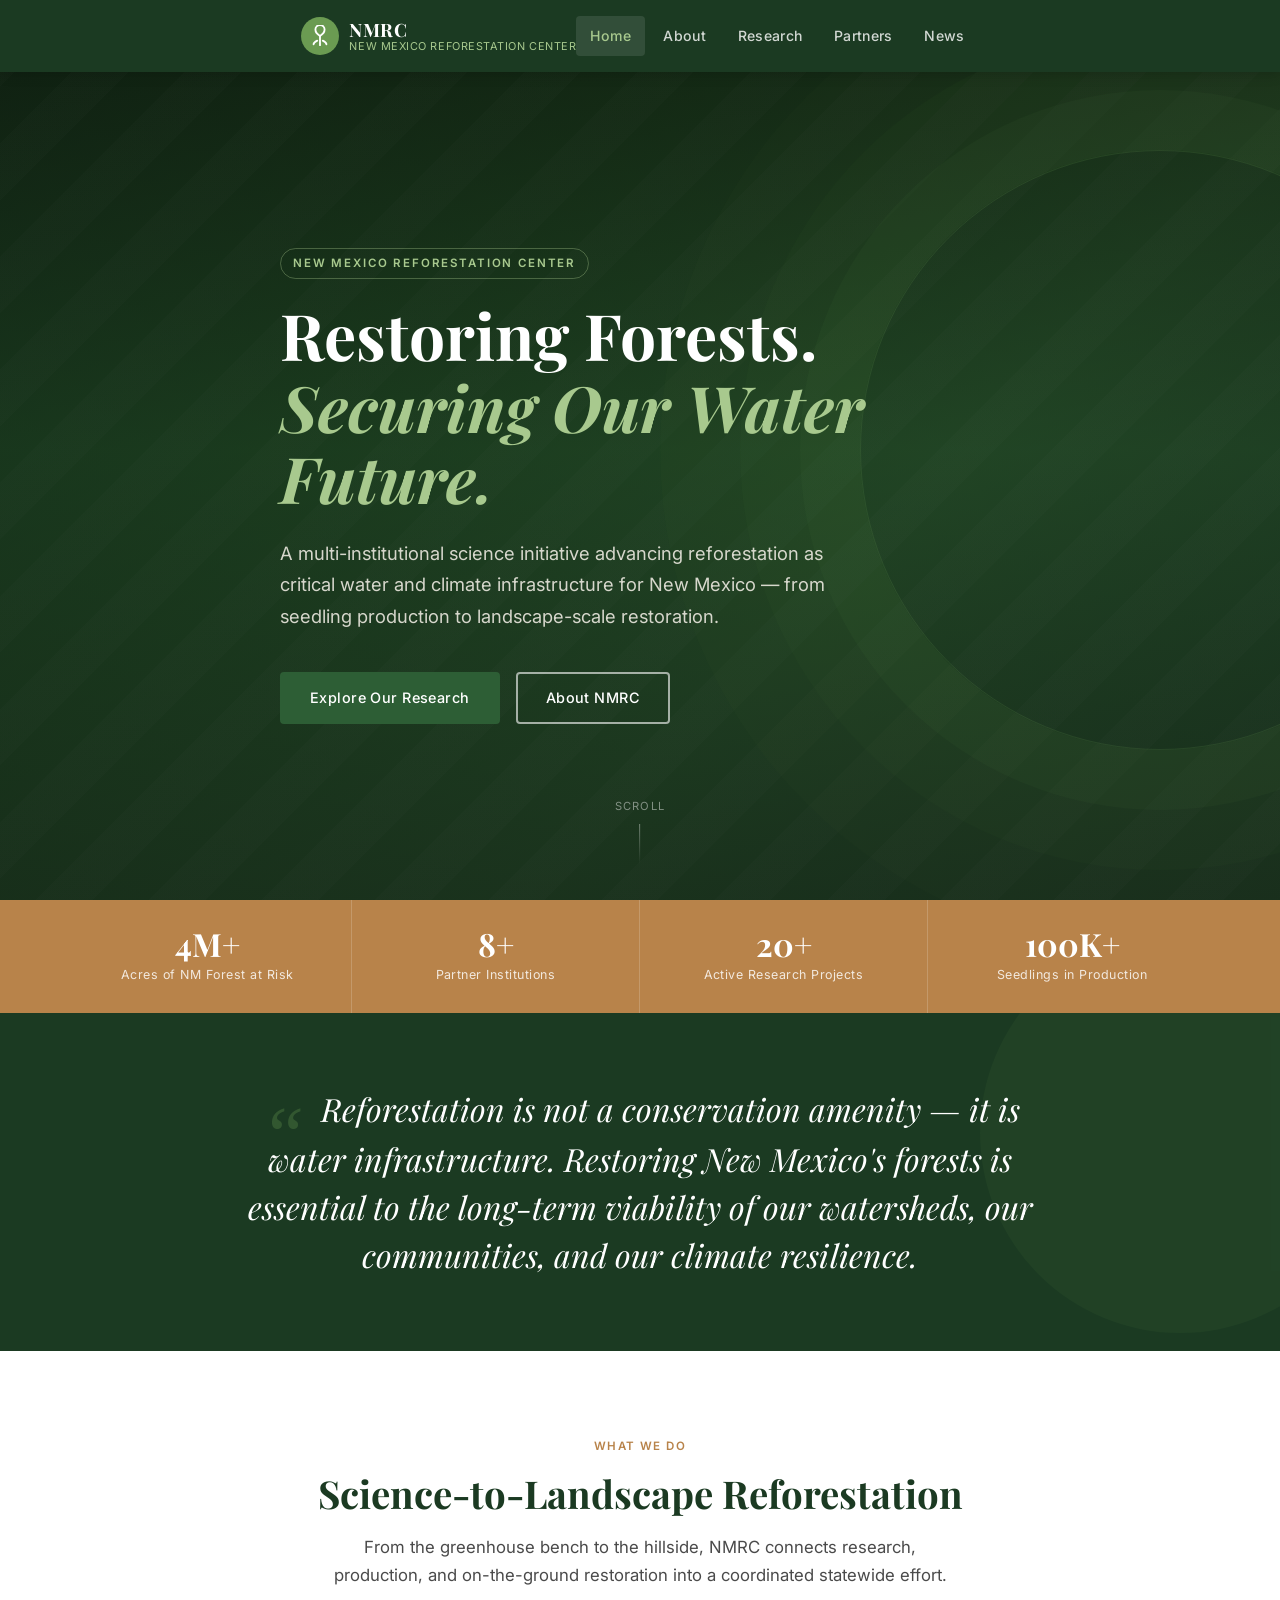
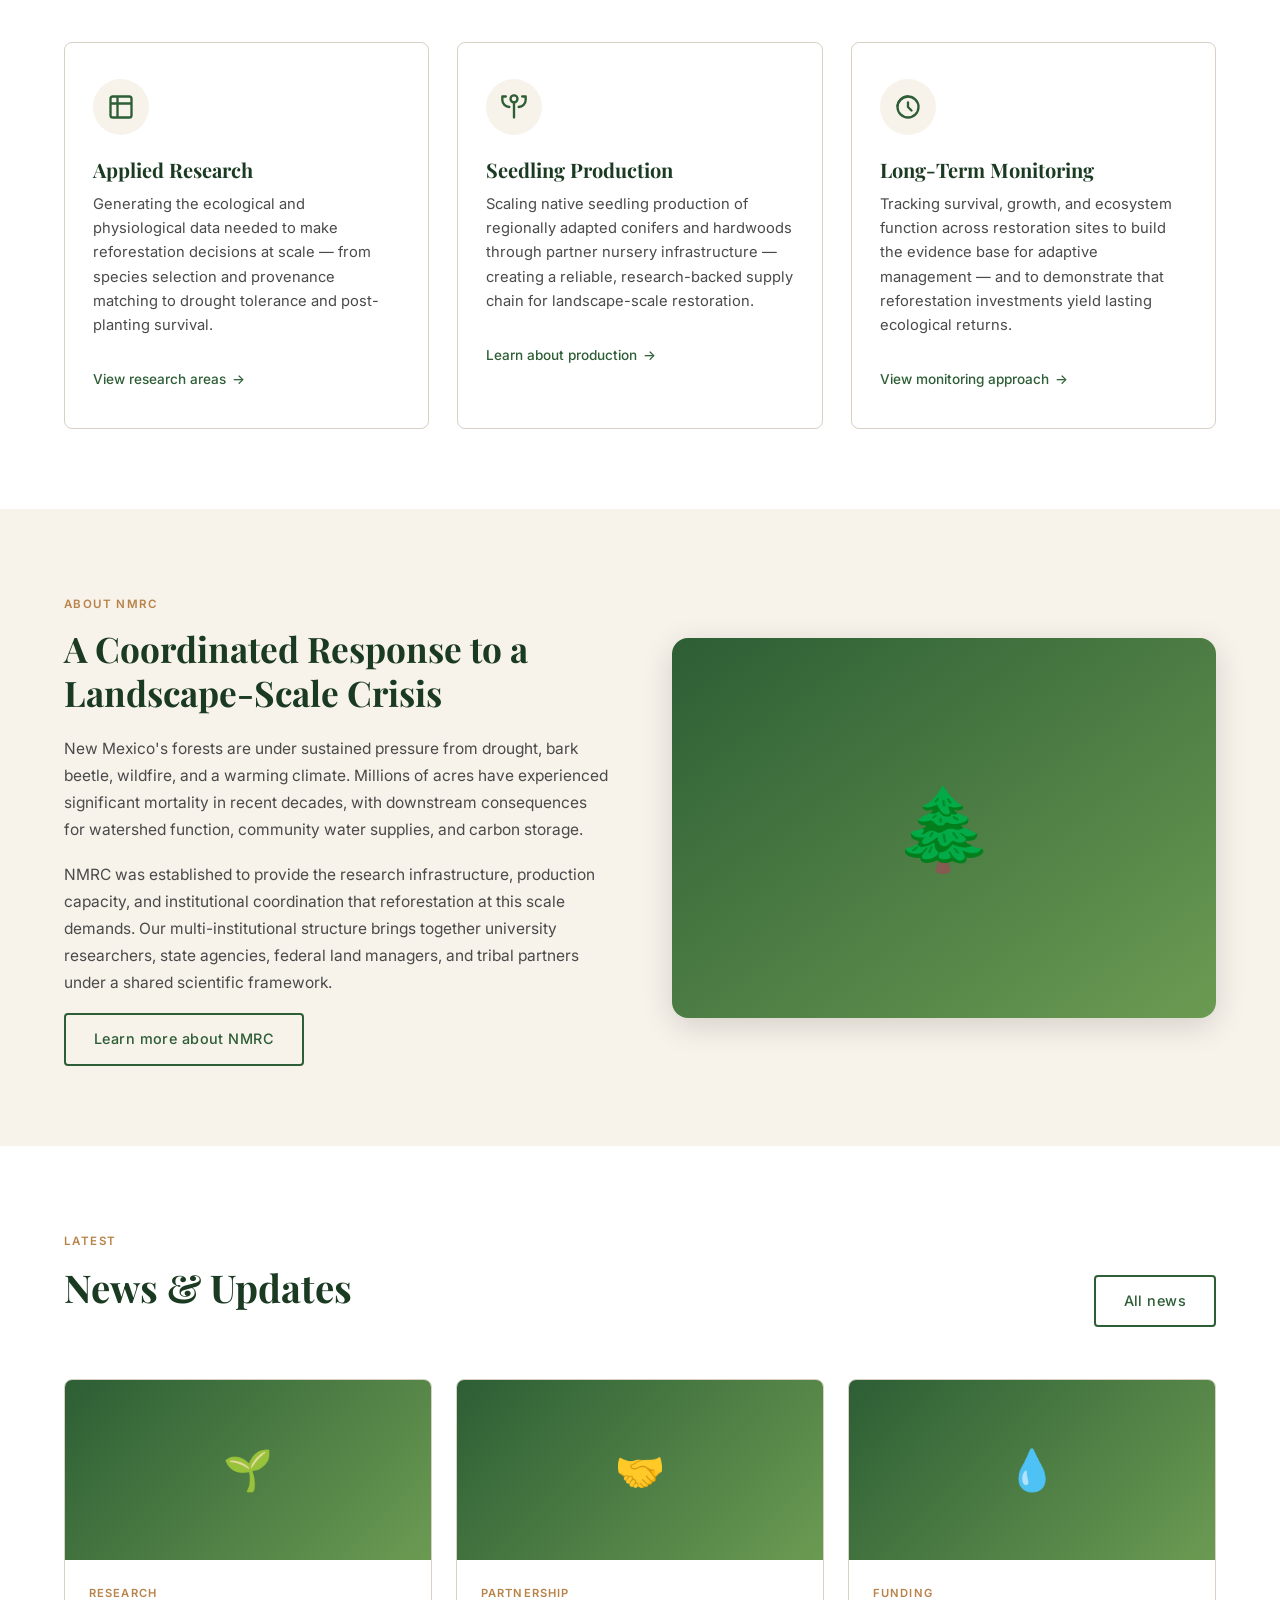
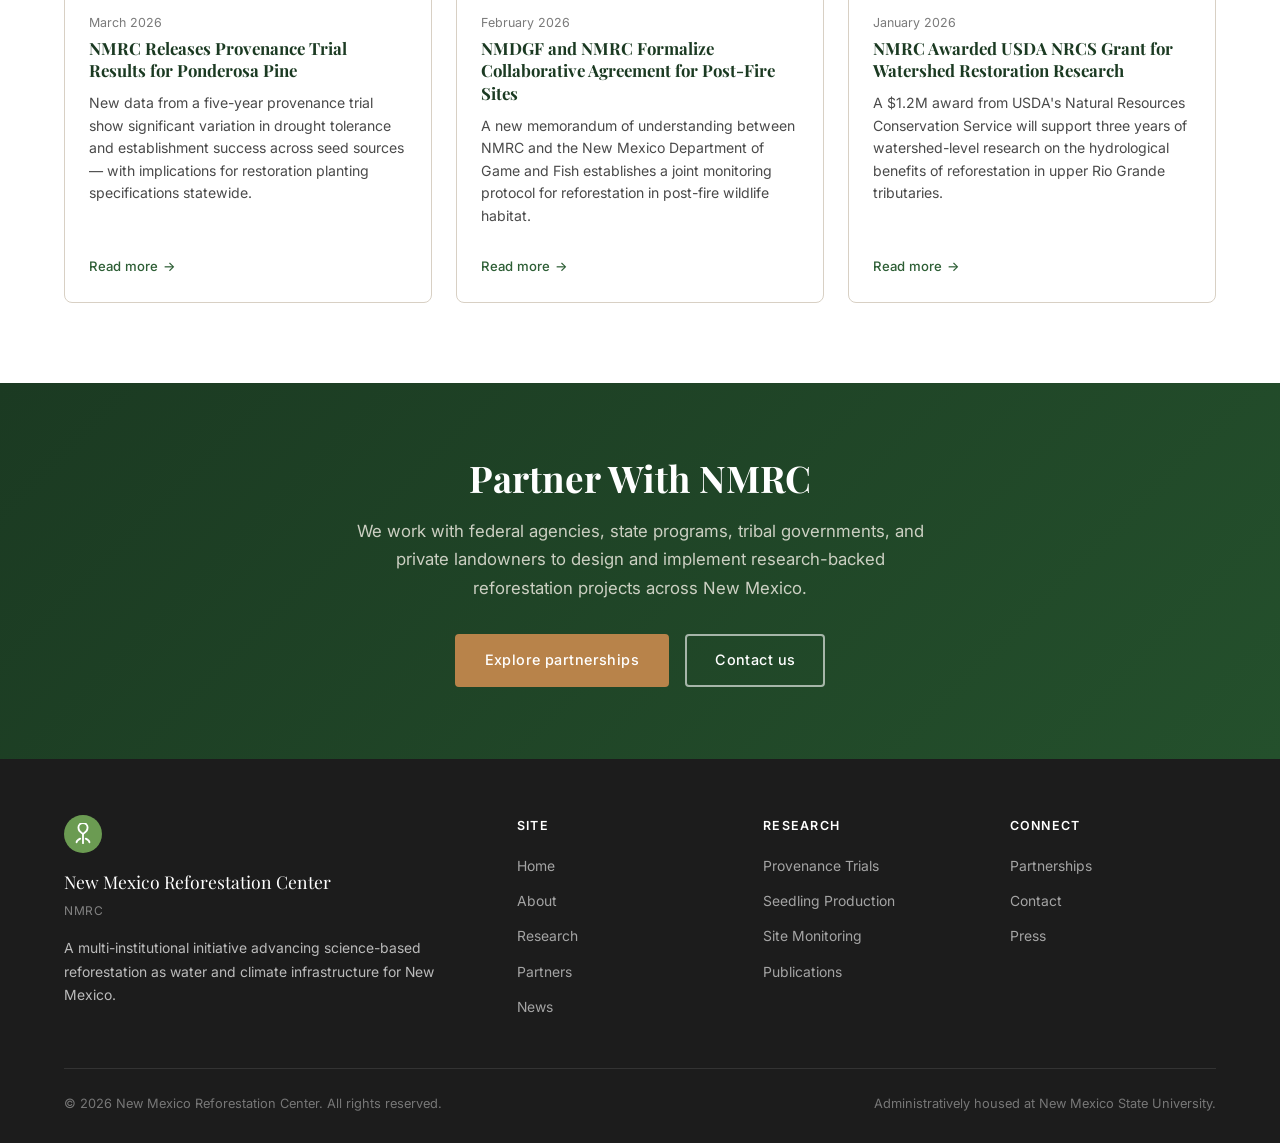
<file: index.html>
<!DOCTYPE html>
<html lang="en">
<head>
  <meta charset="UTF-8" />
  <meta name="viewport" content="width=device-width, initial-scale=1.0" />
  <title>New Mexico Reforestation Center — NMRC</title>
  <meta name="description" content="The New Mexico Reforestation Center is a multi-institutional initiative advancing science-based reforestation to restore forest ecosystems, secure water resources, and build climate resilience across New Mexico." />
  <link rel="canonical" href="https://nmreforestationcenter.org/" />
  <link rel="stylesheet" href="css/styles.css" />
  <!-- Open Graph -->
  <meta property="og:title" content="New Mexico Reforestation Center" />
  <meta property="og:description" content="Restoring New Mexico's forests — securing water, building climate resilience." />
  <meta property="og:url" content="https://nmreforestationcenter.org" />
  <meta property="og:type" content="website" />
</head>
<body>

  <!-- ── Navigation ── -->
  <nav class="nav" role="navigation" aria-label="Main navigation">
    <div class="container">
      <div class="nav__inner">
        <a href="index.html" class="nav__brand" aria-label="NMRC Home">
          <div class="nav__logo-mark" aria-hidden="true">
            <svg viewBox="0 0 24 24" fill="none" stroke="white" stroke-width="2" stroke-linecap="round" stroke-linejoin="round">
              <path d="M12 22V12"/>
              <path d="M12 12C12 12 7 9 7 5a5 5 0 0 1 10 0c0 4-5 7-5 7z"/>
              <path d="M9 17c-2 1-4 2-4 4"/>
              <path d="M15 17c2 1 4 2 4 4"/>
            </svg>
          </div>
          <div class="nav__name">
            <span class="nav__name-short">NMRC</span>
            <span class="nav__name-long">New Mexico Reforestation Center</span>
          </div>
        </a>
        <ul class="nav__links" id="navLinks">
          <li><a href="index.html" class="active">Home</a></li>
          <li><a href="about.html">About</a></li>
          <li><a href="research.html">Research</a></li>
          <li><a href="partners.html">Partners</a></li>
          <li><a href="news.html">News</a></li>
        </ul>
        <button class="nav__toggle" id="navToggle" aria-label="Open menu" aria-expanded="false">
          <span></span><span></span><span></span>
        </button>
      </div>
    </div>
  </nav>

  <!-- ── Hero ── -->
  <section class="hero" aria-labelledby="heroHeading">
    <div class="container">
      <div class="hero__content">
        <span class="hero__eyebrow">New Mexico Reforestation Center</span>
        <h1 class="hero__title" id="heroHeading">
          Restoring Forests.<br>
          <em>Securing Our Water Future.</em>
        </h1>
        <p class="hero__sub">
          A multi-institutional science initiative advancing reforestation as critical water and climate infrastructure for New Mexico — from seedling production to landscape-scale restoration.
        </p>
        <div class="hero__actions">
          <a href="research.html" class="btn btn--primary">Explore Our Research</a>
          <a href="about.html" class="btn btn--outline">About NMRC</a>
        </div>
      </div>
    </div>
    <div class="hero__scroll" aria-hidden="true">Scroll</div>
  </section>

  <!-- ── Stats Bar ── -->
  <div class="stats-bar" role="region" aria-label="Key figures">
    <div class="container">
      <div class="stats-bar__inner">
        <div class="stat-item">
          <div class="stat-item__number">4M+</div>
          <div class="stat-item__label">Acres of NM Forest at Risk</div>
        </div>
        <div class="stat-item">
          <div class="stat-item__number">8+</div>
          <div class="stat-item__label">Partner Institutions</div>
        </div>
        <div class="stat-item">
          <div class="stat-item__number">20+</div>
          <div class="stat-item__label">Active Research Projects</div>
        </div>
        <div class="stat-item">
          <div class="stat-item__number">100K+</div>
          <div class="stat-item__label">Seedlings in Production</div>
        </div>
      </div>
    </div>
  </div>

  <!-- ── Mission Strip ── -->
  <section class="mission-strip" aria-labelledby="missionQuote">
    <div class="container">
      <blockquote id="missionQuote">
        Reforestation is not a conservation amenity — it is water infrastructure. Restoring New Mexico's forests is essential to the long-term viability of our watersheds, our communities, and our climate resilience.
      </blockquote>
    </div>
  </section>

  <!-- ── Three Pillars ── -->
  <section class="section" aria-labelledby="pillarsHeading">
    <div class="container">
      <div class="section-header text-center">
        <span class="label">What We Do</span>
        <h2 id="pillarsHeading">Science-to-Landscape Reforestation</h2>
        <p>From the greenhouse bench to the hillside, NMRC connects research, production, and on-the-ground restoration into a coordinated statewide effort.</p>
      </div>
      <div class="card-grid card-grid--3">

        <div class="pillar">
          <div class="pillar__icon-wrap" aria-hidden="true">
            <svg viewBox="0 0 24 24" fill="none" stroke="currentColor" stroke-width="2" stroke-linecap="round" stroke-linejoin="round">
              <path d="M9 3H5a2 2 0 0 0-2 2v4m6-6h10a2 2 0 0 1 2 2v4M9 3v18m0 0h10a2 2 0 0 0 2-2V9M9 21H5a2 2 0 0 1-2-2V9m0 0h18"/>
            </svg>
          </div>
          <h3>Applied Research</h3>
          <p>Generating the ecological and physiological data needed to make reforestation decisions at scale — from species selection and provenance matching to drought tolerance and post-planting survival.</p>
          <a href="research.html" class="card__link">View research areas</a>
        </div>

        <div class="pillar">
          <div class="pillar__icon-wrap" aria-hidden="true">
            <svg viewBox="0 0 24 24" fill="none" stroke="currentColor" stroke-width="2" stroke-linecap="round" stroke-linejoin="round">
              <circle cx="12" cy="5" r="3"/>
              <path d="M12 8v13"/>
              <path d="M5 3H2v3a6 6 0 0 0 6 6"/>
              <path d="M19 3h3v3a6 6 0 0 1-6 6"/>
            </svg>
          </div>
          <h3>Seedling Production</h3>
          <p>Scaling native seedling production of regionally adapted conifers and hardwoods through partner nursery infrastructure — creating a reliable, research-backed supply chain for landscape-scale restoration.</p>
          <a href="research.html#production" class="card__link">Learn about production</a>
        </div>

        <div class="pillar">
          <div class="pillar__icon-wrap" aria-hidden="true">
            <svg viewBox="0 0 24 24" fill="none" stroke="currentColor" stroke-width="2" stroke-linecap="round" stroke-linejoin="round">
              <path d="M3 12a9 9 0 1 0 18 0 9 9 0 0 0-18 0"/>
              <path d="M12 8v4l3 3"/>
              <path d="M3.05 11A9 9 0 0 1 12 3"/>
            </svg>
          </div>
          <h3>Long-Term Monitoring</h3>
          <p>Tracking survival, growth, and ecosystem function across restoration sites to build the evidence base for adaptive management — and to demonstrate that reforestation investments yield lasting ecological returns.</p>
          <a href="research.html#monitoring" class="card__link">View monitoring approach</a>
        </div>

      </div>
    </div>
  </section>

  <!-- ── About Split ── -->
  <section class="section section--cream" aria-labelledby="aboutSplitHeading">
    <div class="container">
      <div class="split">
        <div class="split__text">
          <span class="label">About NMRC</span>
          <h2 id="aboutSplitHeading">A Coordinated Response to a Landscape-Scale Crisis</h2>
          <p>New Mexico's forests are under sustained pressure from drought, bark beetle, wildfire, and a warming climate. Millions of acres have experienced significant mortality in recent decades, with downstream consequences for watershed function, community water supplies, and carbon storage.</p>
          <p>NMRC was established to provide the research infrastructure, production capacity, and institutional coordination that reforestation at this scale demands. Our multi-institutional structure brings together university researchers, state agencies, federal land managers, and tribal partners under a shared scientific framework.</p>
          <a href="about.html" class="btn btn--outline-dark">Learn more about NMRC</a>
        </div>
        <div class="split__visual" aria-hidden="true" role="presentation">
          🌲
        </div>
      </div>
    </div>
  </section>

  <!-- ── Latest News ── -->
  <section class="section" aria-labelledby="newsHeading">
    <div class="container">
      <div class="section-header" style="display:flex; justify-content:space-between; align-items:flex-end; flex-wrap:wrap; gap:16px;">
        <div>
          <span class="label">Latest</span>
          <h2 id="newsHeading">News &amp; Updates</h2>
        </div>
        <a href="news.html" class="btn btn--outline-dark">All news</a>
      </div>
      <div class="news-grid news-grid--3">

        <article class="news-card">
          <div class="news-card__img" aria-hidden="true">🌱</div>
          <div class="news-card__body">
            <span class="news-card__category">Research</span>
            <div class="news-card__date">March 2026</div>
            <h3 class="news-card__title">NMRC Releases Provenance Trial Results for Ponderosa Pine</h3>
            <p class="news-card__excerpt">New data from a five-year provenance trial show significant variation in drought tolerance and establishment success across seed sources — with implications for restoration planting specifications statewide.</p>
            <a href="news.html" class="news-card__read-more">Read more</a>
          </div>
        </article>

        <article class="news-card">
          <div class="news-card__img" aria-hidden="true">🤝</div>
          <div class="news-card__body">
            <span class="news-card__category">Partnership</span>
            <div class="news-card__date">February 2026</div>
            <h3 class="news-card__title">NMDGF and NMRC Formalize Collaborative Agreement for Post-Fire Sites</h3>
            <p class="news-card__excerpt">A new memorandum of understanding between NMRC and the New Mexico Department of Game and Fish establishes a joint monitoring protocol for reforestation in post-fire wildlife habitat.</p>
            <a href="news.html" class="news-card__read-more">Read more</a>
          </div>
        </article>

        <article class="news-card">
          <div class="news-card__img" aria-hidden="true">💧</div>
          <div class="news-card__body">
            <span class="news-card__category">Funding</span>
            <div class="news-card__date">January 2026</div>
            <h3 class="news-card__title">NMRC Awarded USDA NRCS Grant for Watershed Restoration Research</h3>
            <p class="news-card__excerpt">A $1.2M award from USDA's Natural Resources Conservation Service will support three years of watershed-level research on the hydrological benefits of reforestation in upper Rio Grande tributaries.</p>
            <a href="news.html" class="news-card__read-more">Read more</a>
          </div>
        </article>

      </div>
    </div>
  </section>

  <!-- ── CTA Banner ── -->
  <section class="cta-banner" aria-labelledby="ctaHeading">
    <div class="container">
      <h2 id="ctaHeading">Partner With NMRC</h2>
      <p>We work with federal agencies, state programs, tribal governments, and private landowners to design and implement research-backed reforestation projects across New Mexico.</p>
      <a href="partners.html" class="btn btn--earth">Explore partnerships</a>
      <a href="partners.html#contact" class="btn btn--outline">Contact us</a>
    </div>
  </section>

  <!-- ── Footer ── -->
  <footer class="footer" role="contentinfo">
    <div class="container">
      <div class="footer__grid">
        <div class="footer__brand">
          <div class="nav__logo-mark" aria-hidden="true">
            <svg viewBox="0 0 24 24" fill="none" stroke="white" stroke-width="2" stroke-linecap="round" stroke-linejoin="round">
              <path d="M12 22V12"/>
              <path d="M12 12C12 12 7 9 7 5a5 5 0 0 1 10 0c0 4-5 7-5 7z"/>
              <path d="M9 17c-2 1-4 2-4 4"/>
              <path d="M15 17c2 1 4 2 4 4"/>
            </svg>
          </div>
          <div class="footer__brand-name">New Mexico Reforestation Center</div>
          <div class="footer__brand-sub">NMRC</div>
          <p class="footer__desc">A multi-institutional initiative advancing science-based reforestation as water and climate infrastructure for New Mexico.</p>
        </div>
        <div class="footer__col">
          <h5>Site</h5>
          <ul>
            <li><a href="index.html">Home</a></li>
            <li><a href="about.html">About</a></li>
            <li><a href="research.html">Research</a></li>
            <li><a href="partners.html">Partners</a></li>
            <li><a href="news.html">News</a></li>
          </ul>
        </div>
        <div class="footer__col">
          <h5>Research</h5>
          <ul>
            <li><a href="research.html#provenance">Provenance Trials</a></li>
            <li><a href="research.html#production">Seedling Production</a></li>
            <li><a href="research.html#monitoring">Site Monitoring</a></li>
            <li><a href="research.html#publications">Publications</a></li>
          </ul>
        </div>
        <div class="footer__col">
          <h5>Connect</h5>
          <ul>
            <li><a href="partners.html">Partnerships</a></li>
            <li><a href="partners.html#contact">Contact</a></li>
            <li><a href="news.html">Press</a></li>
          </ul>
        </div>
      </div>
      <div class="footer__bottom">
        <div class="footer__copy">&copy; 2026 New Mexico Reforestation Center. All rights reserved.</div>
        <div class="footer__affil">Administratively housed at New Mexico State University.</div>
      </div>
    </div>
  </footer>

  <script src="js/main.js"></script>
</body>
</html>
</file>
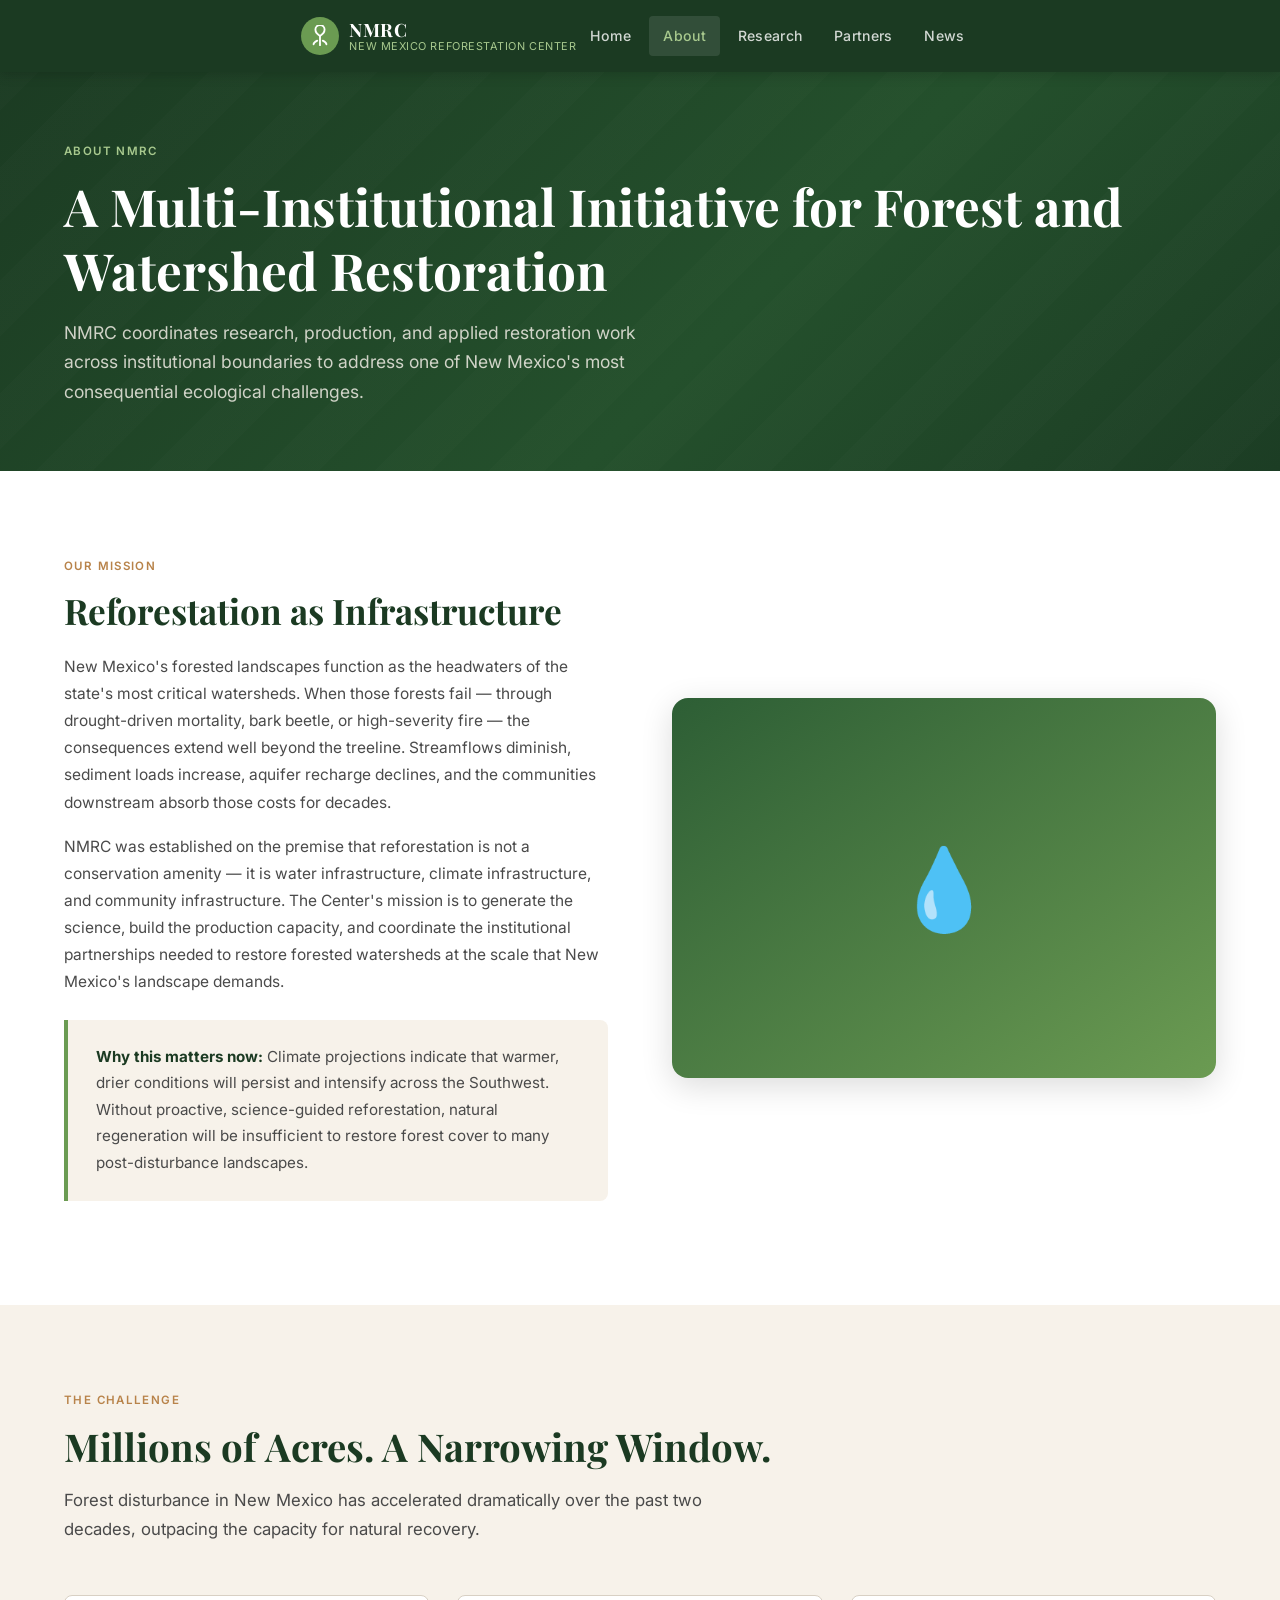
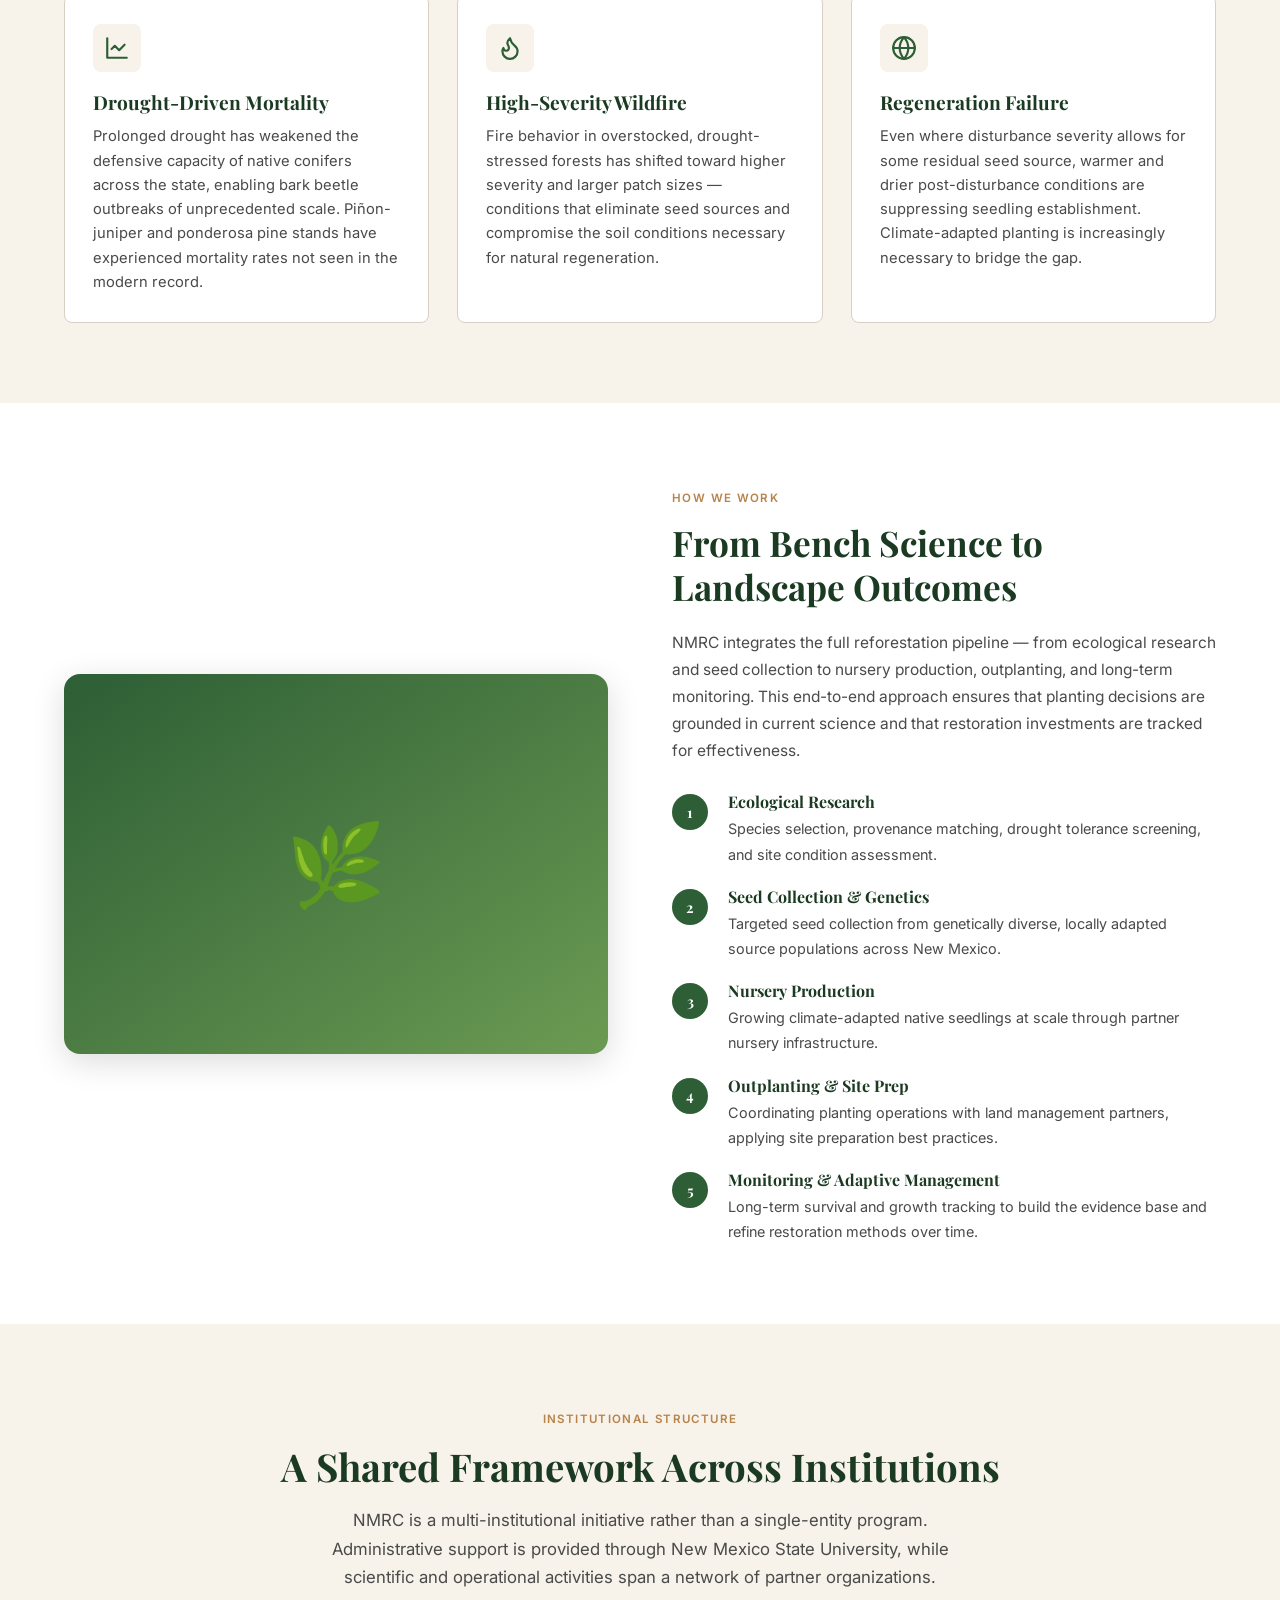
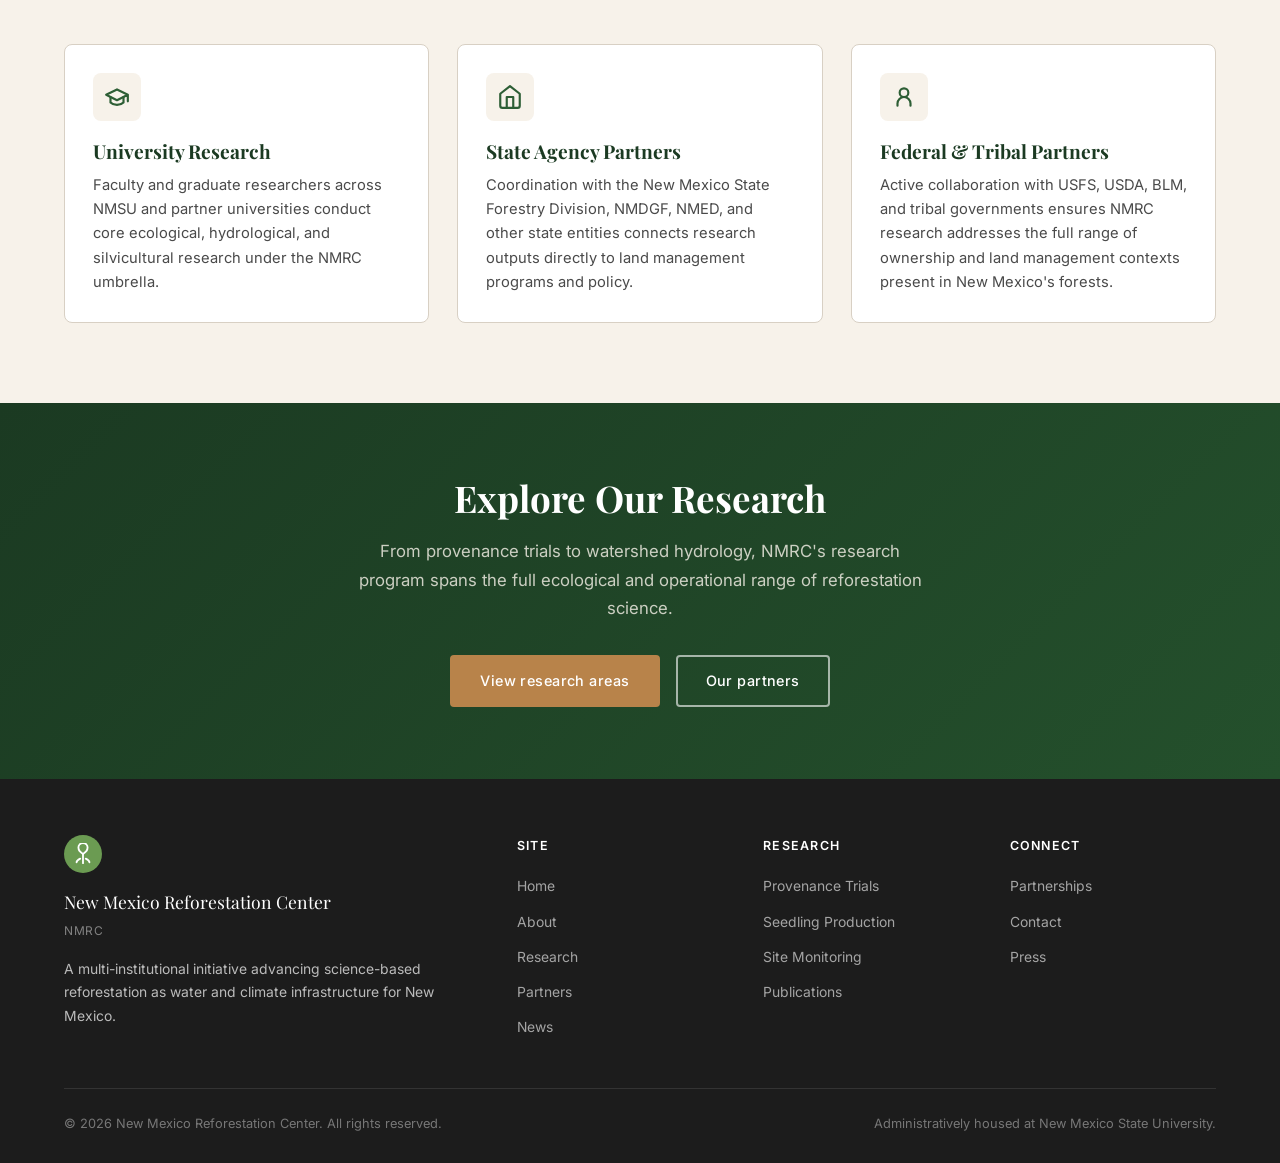
<file: about.html>
<!DOCTYPE html>
<html lang="en">
<head>
  <meta charset="UTF-8" />
  <meta name="viewport" content="width=device-width, initial-scale=1.0" />
  <title>About — New Mexico Reforestation Center</title>
  <meta name="description" content="NMRC is a multi-institutional initiative advancing science-based reforestation across New Mexico, framing forest restoration as essential water and climate infrastructure." />
  <link rel="canonical" href="https://nmreforestationcenter.org/about.html" />
  <link rel="stylesheet" href="css/styles.css" />
</head>
<body>

  <!-- ── Navigation ── -->
  <nav class="nav" role="navigation" aria-label="Main navigation">
    <div class="container">
      <div class="nav__inner">
        <a href="index.html" class="nav__brand" aria-label="NMRC Home">
          <div class="nav__logo-mark" aria-hidden="true">
            <svg viewBox="0 0 24 24" fill="none" stroke="white" stroke-width="2" stroke-linecap="round" stroke-linejoin="round">
              <path d="M12 22V12"/>
              <path d="M12 12C12 12 7 9 7 5a5 5 0 0 1 10 0c0 4-5 7-5 7z"/>
              <path d="M9 17c-2 1-4 2-4 4"/>
              <path d="M15 17c2 1 4 2 4 4"/>
            </svg>
          </div>
          <div class="nav__name">
            <span class="nav__name-short">NMRC</span>
            <span class="nav__name-long">New Mexico Reforestation Center</span>
          </div>
        </a>
        <ul class="nav__links" id="navLinks">
          <li><a href="index.html">Home</a></li>
          <li><a href="about.html" class="active">About</a></li>
          <li><a href="research.html">Research</a></li>
          <li><a href="partners.html">Partners</a></li>
          <li><a href="news.html">News</a></li>
        </ul>
        <button class="nav__toggle" id="navToggle" aria-label="Open menu" aria-expanded="false">
          <span></span><span></span><span></span>
        </button>
      </div>
    </div>
  </nav>

  <!-- ── Page Hero ── -->
  <section class="page-hero" aria-labelledby="pageTitle">
    <div class="container">
      <div class="page-hero__content">
        <span class="label">About NMRC</span>
        <h1 id="pageTitle">A Multi-Institutional Initiative for Forest and Watershed Restoration</h1>
        <p>NMRC coordinates research, production, and applied restoration work across institutional boundaries to address one of New Mexico's most consequential ecological challenges.</p>
      </div>
    </div>
  </section>

  <!-- ── Mission ── -->
  <section class="section" aria-labelledby="missionHeading">
    <div class="container">
      <div class="split">
        <div class="split__text">
          <span class="label">Our Mission</span>
          <h2 id="missionHeading">Reforestation as Infrastructure</h2>
          <p>New Mexico's forested landscapes function as the headwaters of the state's most critical watersheds. When those forests fail — through drought-driven mortality, bark beetle, or high-severity fire — the consequences extend well beyond the treeline. Streamflows diminish, sediment loads increase, aquifer recharge declines, and the communities downstream absorb those costs for decades.</p>
          <p>NMRC was established on the premise that reforestation is not a conservation amenity — it is water infrastructure, climate infrastructure, and community infrastructure. The Center's mission is to generate the science, build the production capacity, and coordinate the institutional partnerships needed to restore forested watersheds at the scale that New Mexico's landscape demands.</p>
          <div class="callout">
            <p><strong>Why this matters now:</strong> Climate projections indicate that warmer, drier conditions will persist and intensify across the Southwest. Without proactive, science-guided reforestation, natural regeneration will be insufficient to restore forest cover to many post-disturbance landscapes.</p>
          </div>
        </div>
        <div class="split__visual" aria-hidden="true" role="presentation">
          💧
        </div>
      </div>
    </div>
  </section>

  <!-- ── The Challenge ── -->
  <section class="section section--cream" aria-labelledby="challengeHeading">
    <div class="container">
      <div class="section-header">
        <span class="label">The Challenge</span>
        <h2 id="challengeHeading">Millions of Acres. A Narrowing Window.</h2>
        <p>Forest disturbance in New Mexico has accelerated dramatically over the past two decades, outpacing the capacity for natural recovery.</p>
      </div>
      <div class="card-grid card-grid--3">

        <div class="card">
          <div class="card__body">
            <div class="card__icon" aria-hidden="true">
              <svg viewBox="0 0 24 24" fill="none" stroke="currentColor" stroke-width="2" stroke-linecap="round" stroke-linejoin="round">
                <path d="M3 3v18h18"/>
                <path d="m19 9-5 5-4-4-3 3"/>
              </svg>
            </div>
            <h3 class="card__title">Drought-Driven Mortality</h3>
            <p class="card__text">Prolonged drought has weakened the defensive capacity of native conifers across the state, enabling bark beetle outbreaks of unprecedented scale. Piñon-juniper and ponderosa pine stands have experienced mortality rates not seen in the modern record.</p>
          </div>
        </div>

        <div class="card">
          <div class="card__body">
            <div class="card__icon" aria-hidden="true">
              <svg viewBox="0 0 24 24" fill="none" stroke="currentColor" stroke-width="2" stroke-linecap="round" stroke-linejoin="round">
                <path d="M8.5 14.5A2.5 2.5 0 0 0 11 12c0-1.38-.5-2-1-3-1.072-2.143-.224-4.054 2-6 .5 2.5 2 4.9 4 6.5 2 1.6 3 3.5 3 5.5a7 7 0 1 1-14 0c0-1.153.433-2.294 1-3a2.5 2.5 0 0 0 2.5 2.5z"/>
              </svg>
            </div>
            <h3 class="card__title">High-Severity Wildfire</h3>
            <p class="card__text">Fire behavior in overstocked, drought-stressed forests has shifted toward higher severity and larger patch sizes — conditions that eliminate seed sources and compromise the soil conditions necessary for natural regeneration.</p>
          </div>
        </div>

        <div class="card">
          <div class="card__body">
            <div class="card__icon" aria-hidden="true">
              <svg viewBox="0 0 24 24" fill="none" stroke="currentColor" stroke-width="2" stroke-linecap="round" stroke-linejoin="round">
                <circle cx="12" cy="12" r="10"/>
                <path d="M2 12h20"/>
                <path d="M12 2a15.3 15.3 0 0 1 4 10 15.3 15.3 0 0 1-4 10 15.3 15.3 0 0 1-4-10 15.3 15.3 0 0 1 4-10z"/>
              </svg>
            </div>
            <h3 class="card__title">Regeneration Failure</h3>
            <p class="card__text">Even where disturbance severity allows for some residual seed source, warmer and drier post-disturbance conditions are suppressing seedling establishment. Climate-adapted planting is increasingly necessary to bridge the gap.</p>
          </div>
        </div>

      </div>
    </div>
  </section>

  <!-- ── Our Approach ── -->
  <section class="section" aria-labelledby="approachHeading">
    <div class="container">
      <div class="split split--reverse">
        <div class="split__text">
          <span class="label">How We Work</span>
          <h2 id="approachHeading">From Bench Science to Landscape Outcomes</h2>
          <p>NMRC integrates the full reforestation pipeline — from ecological research and seed collection to nursery production, outplanting, and long-term monitoring. This end-to-end approach ensures that planting decisions are grounded in current science and that restoration investments are tracked for effectiveness.</p>
          <div class="approach-list" style="margin-top:28px;">
            <div class="approach-item">
              <div class="approach-item__num">1</div>
              <div class="approach-item__text">
                <h4>Ecological Research</h4>
                <p>Species selection, provenance matching, drought tolerance screening, and site condition assessment.</p>
              </div>
            </div>
            <div class="approach-item">
              <div class="approach-item__num">2</div>
              <div class="approach-item__text">
                <h4>Seed Collection &amp; Genetics</h4>
                <p>Targeted seed collection from genetically diverse, locally adapted source populations across New Mexico.</p>
              </div>
            </div>
            <div class="approach-item">
              <div class="approach-item__num">3</div>
              <div class="approach-item__text">
                <h4>Nursery Production</h4>
                <p>Growing climate-adapted native seedlings at scale through partner nursery infrastructure.</p>
              </div>
            </div>
            <div class="approach-item">
              <div class="approach-item__num">4</div>
              <div class="approach-item__text">
                <h4>Outplanting &amp; Site Prep</h4>
                <p>Coordinating planting operations with land management partners, applying site preparation best practices.</p>
              </div>
            </div>
            <div class="approach-item">
              <div class="approach-item__num">5</div>
              <div class="approach-item__text">
                <h4>Monitoring &amp; Adaptive Management</h4>
                <p>Long-term survival and growth tracking to build the evidence base and refine restoration methods over time.</p>
              </div>
            </div>
          </div>
        </div>
        <div class="split__visual" aria-hidden="true" role="presentation">
          🌿
        </div>
      </div>
    </div>
  </section>

  <!-- ── Institutional Structure ── -->
  <section class="section section--cream" aria-labelledby="structureHeading">
    <div class="container">
      <div class="section-header text-center">
        <span class="label">Institutional Structure</span>
        <h2 id="structureHeading">A Shared Framework Across Institutions</h2>
        <p>NMRC is a multi-institutional initiative rather than a single-entity program. Administrative support is provided through New Mexico State University, while scientific and operational activities span a network of partner organizations.</p>
      </div>
      <div class="card-grid card-grid--3">

        <div class="card">
          <div class="card__body">
            <div class="card__icon" aria-hidden="true">
              <svg viewBox="0 0 24 24" fill="none" stroke="currentColor" stroke-width="2" stroke-linecap="round" stroke-linejoin="round">
                <path d="M22 10v6M2 10l10-5 10 5-10 5z"/>
                <path d="M6 12v5c3 3 9 3 12 0v-5"/>
              </svg>
            </div>
            <h3 class="card__title">University Research</h3>
            <p class="card__text">Faculty and graduate researchers across NMSU and partner universities conduct core ecological, hydrological, and silvicultural research under the NMRC umbrella.</p>
          </div>
        </div>

        <div class="card">
          <div class="card__body">
            <div class="card__icon" aria-hidden="true">
              <svg viewBox="0 0 24 24" fill="none" stroke="currentColor" stroke-width="2" stroke-linecap="round" stroke-linejoin="round">
                <path d="M3 9l9-7 9 7v11a2 2 0 0 1-2 2H5a2 2 0 0 1-2-2z"/>
                <polyline points="9 22 9 12 15 12 15 22"/>
              </svg>
            </div>
            <h3 class="card__title">State Agency Partners</h3>
            <p class="card__text">Coordination with the New Mexico State Forestry Division, NMDGF, NMED, and other state entities connects research outputs directly to land management programs and policy.</p>
          </div>
        </div>

        <div class="card">
          <div class="card__body">
            <div class="card__icon" aria-hidden="true">
              <svg viewBox="0 0 24 24" fill="none" stroke="currentColor" stroke-width="2" stroke-linecap="round" stroke-linejoin="round">
                <circle cx="12" cy="8" r="4"/>
                <path d="M6 20v-2a6 6 0 0 1 12 0v2"/>
              </svg>
            </div>
            <h3 class="card__title">Federal &amp; Tribal Partners</h3>
            <p class="card__text">Active collaboration with USFS, USDA, BLM, and tribal governments ensures NMRC research addresses the full range of ownership and land management contexts present in New Mexico's forests.</p>
          </div>
        </div>

      </div>
    </div>
  </section>

  <!-- ── CTA Banner ── -->
  <section class="cta-banner" aria-labelledby="aboutCtaHeading">
    <div class="container">
      <h2 id="aboutCtaHeading">Explore Our Research</h2>
      <p>From provenance trials to watershed hydrology, NMRC's research program spans the full ecological and operational range of reforestation science.</p>
      <a href="research.html" class="btn btn--earth">View research areas</a>
      <a href="partners.html" class="btn btn--outline">Our partners</a>
    </div>
  </section>

  <!-- ── Footer ── -->
  <footer class="footer" role="contentinfo">
    <div class="container">
      <div class="footer__grid">
        <div class="footer__brand">
          <div class="nav__logo-mark" aria-hidden="true">
            <svg viewBox="0 0 24 24" fill="none" stroke="white" stroke-width="2" stroke-linecap="round" stroke-linejoin="round">
              <path d="M12 22V12"/>
              <path d="M12 12C12 12 7 9 7 5a5 5 0 0 1 10 0c0 4-5 7-5 7z"/>
              <path d="M9 17c-2 1-4 2-4 4"/>
              <path d="M15 17c2 1 4 2 4 4"/>
            </svg>
          </div>
          <div class="footer__brand-name">New Mexico Reforestation Center</div>
          <div class="footer__brand-sub">NMRC</div>
          <p class="footer__desc">A multi-institutional initiative advancing science-based reforestation as water and climate infrastructure for New Mexico.</p>
        </div>
        <div class="footer__col">
          <h5>Site</h5>
          <ul>
            <li><a href="index.html">Home</a></li>
            <li><a href="about.html">About</a></li>
            <li><a href="research.html">Research</a></li>
            <li><a href="partners.html">Partners</a></li>
            <li><a href="news.html">News</a></li>
          </ul>
        </div>
        <div class="footer__col">
          <h5>Research</h5>
          <ul>
            <li><a href="research.html#provenance">Provenance Trials</a></li>
            <li><a href="research.html#production">Seedling Production</a></li>
            <li><a href="research.html#monitoring">Site Monitoring</a></li>
            <li><a href="research.html#publications">Publications</a></li>
          </ul>
        </div>
        <div class="footer__col">
          <h5>Connect</h5>
          <ul>
            <li><a href="partners.html">Partnerships</a></li>
            <li><a href="partners.html#contact">Contact</a></li>
            <li><a href="news.html">Press</a></li>
          </ul>
        </div>
      </div>
      <div class="footer__bottom">
        <div class="footer__copy">&copy; 2026 New Mexico Reforestation Center. All rights reserved.</div>
        <div class="footer__affil">Administratively housed at New Mexico State University.</div>
      </div>
    </div>
  </footer>

  <script src="js/main.js"></script>
</body>
</html>
</file>
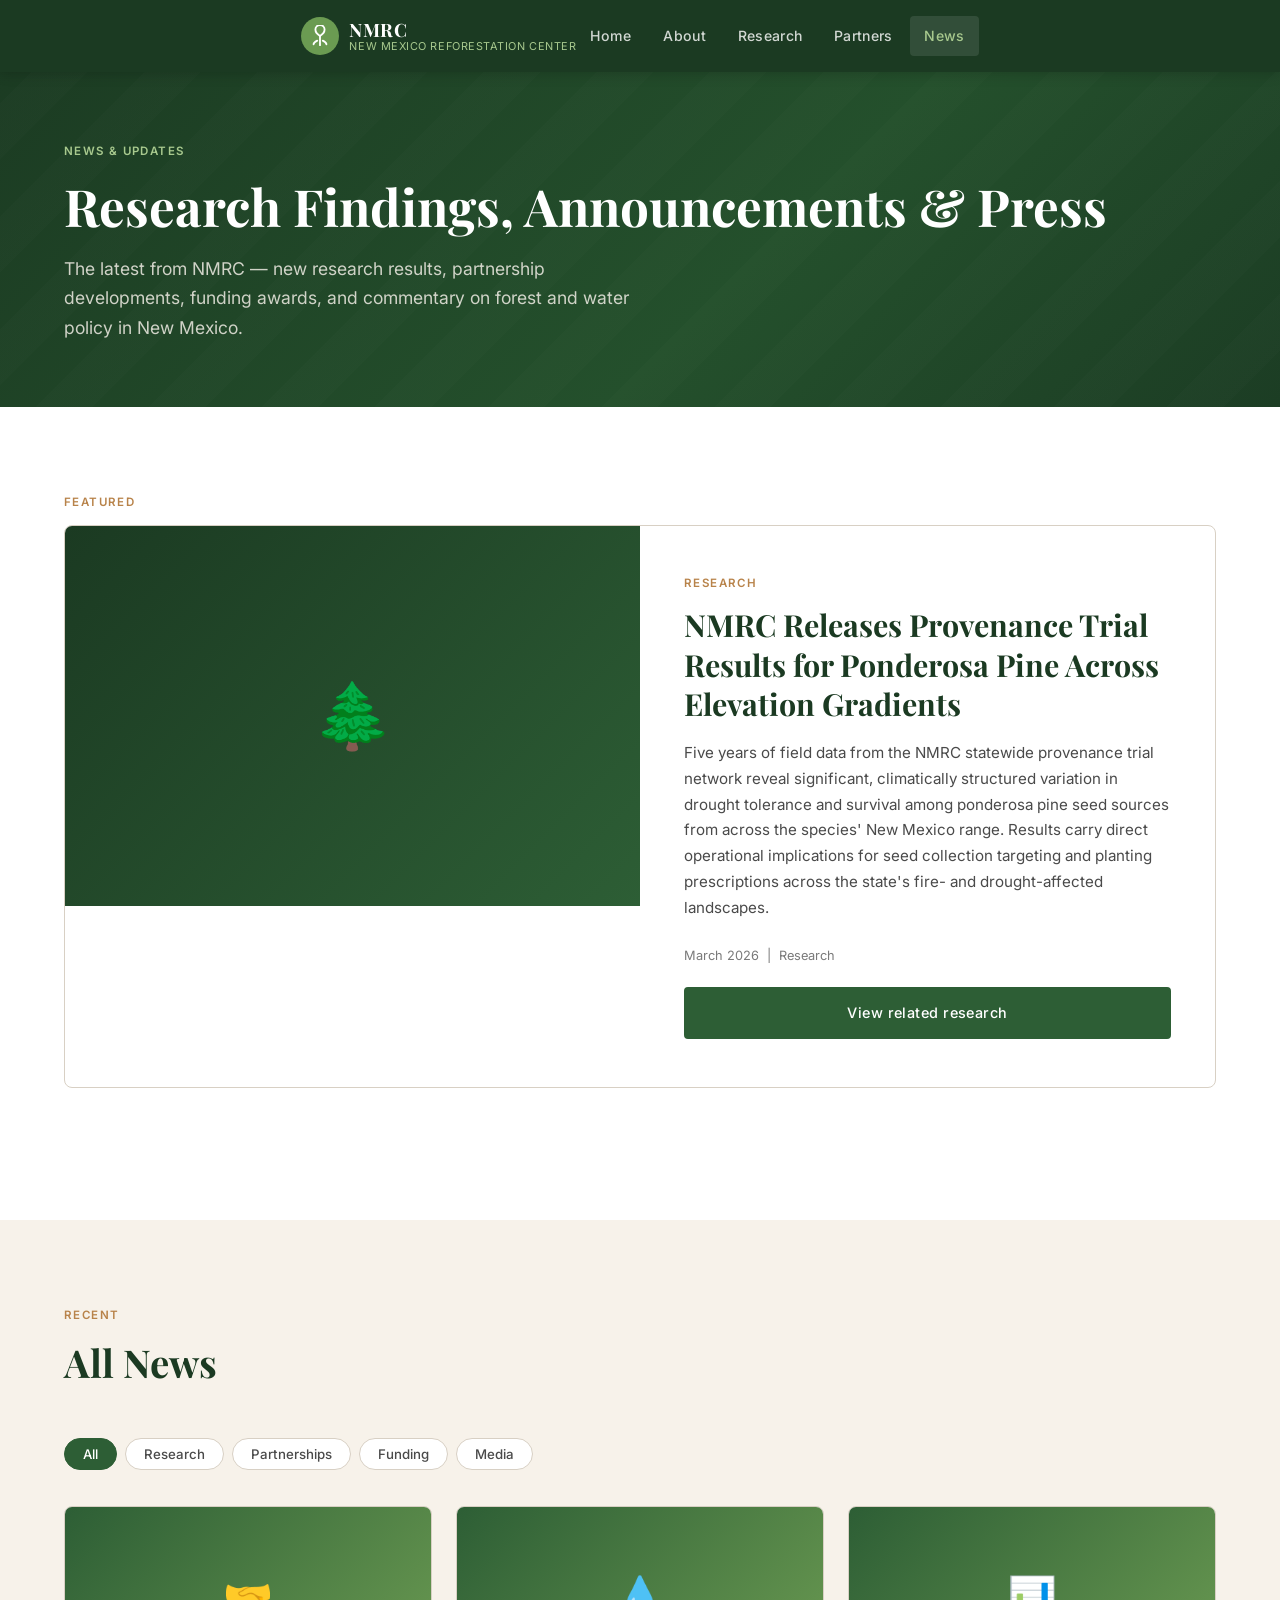
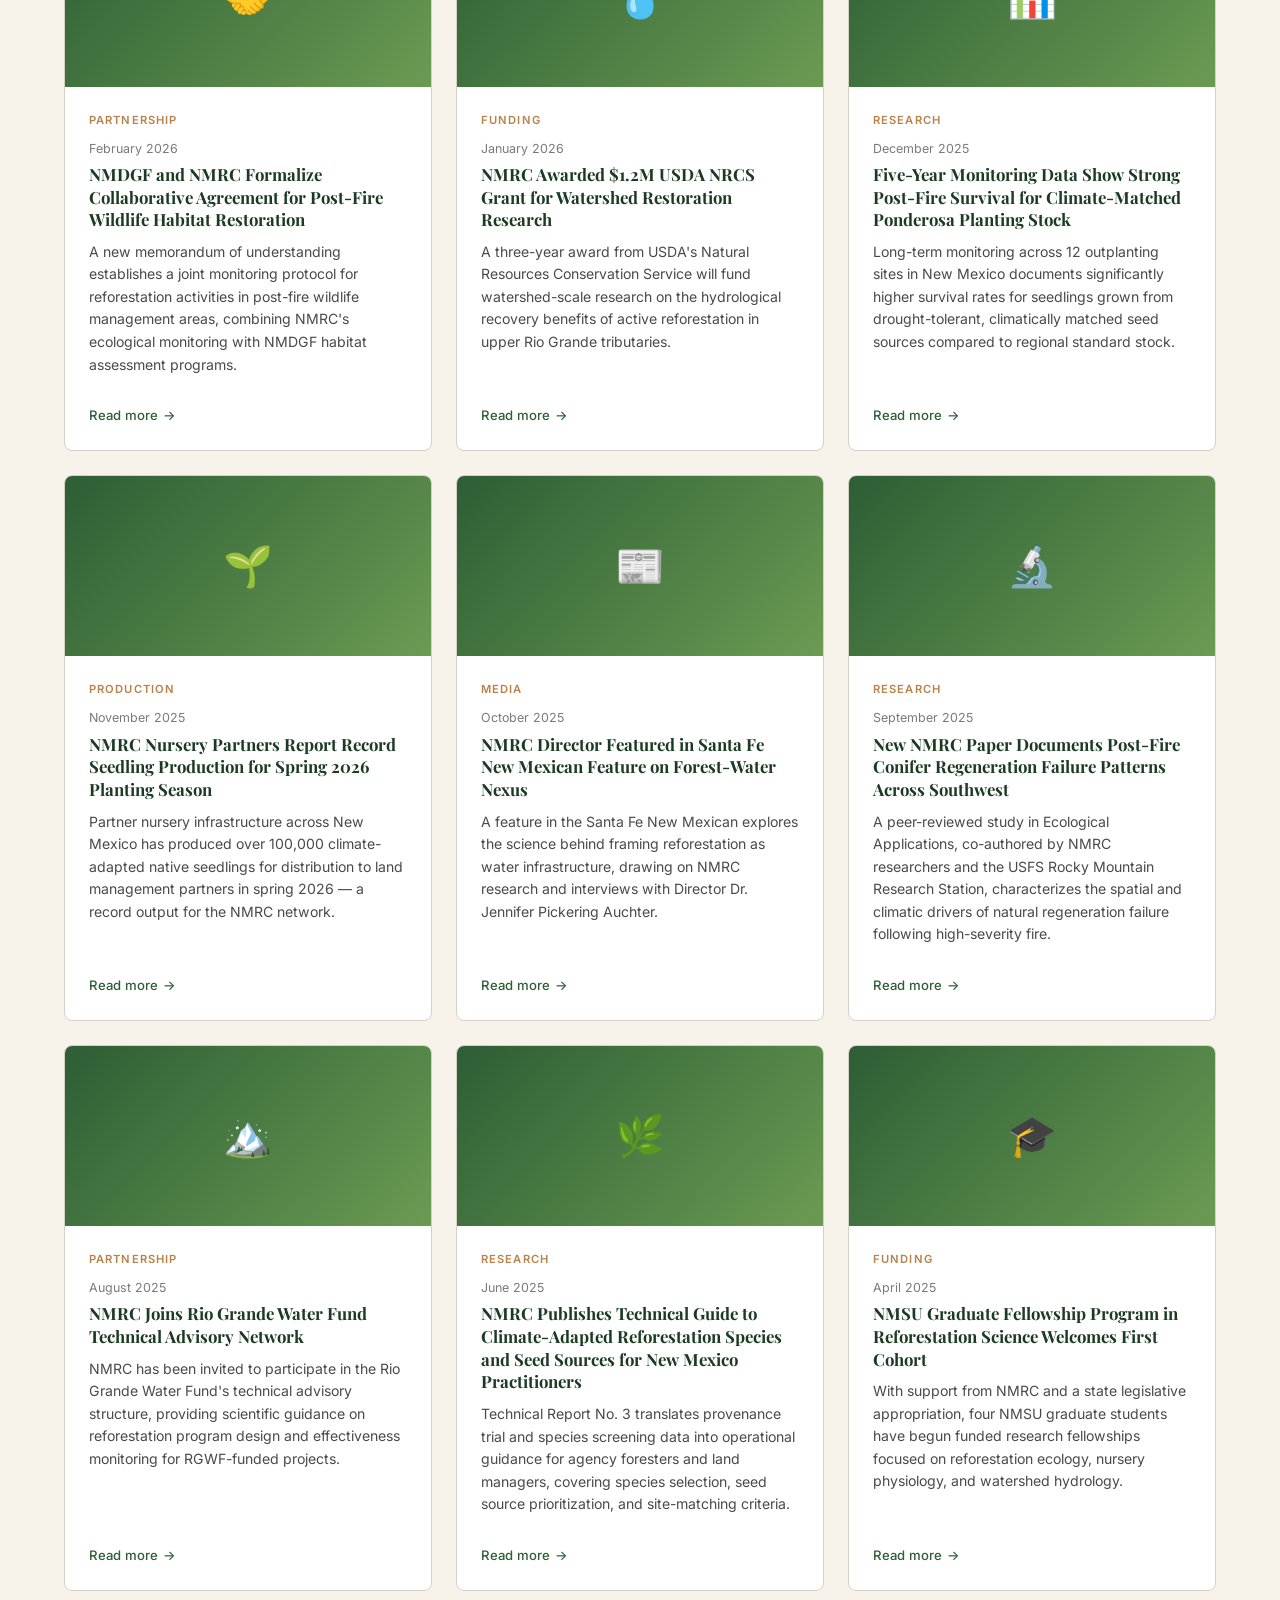
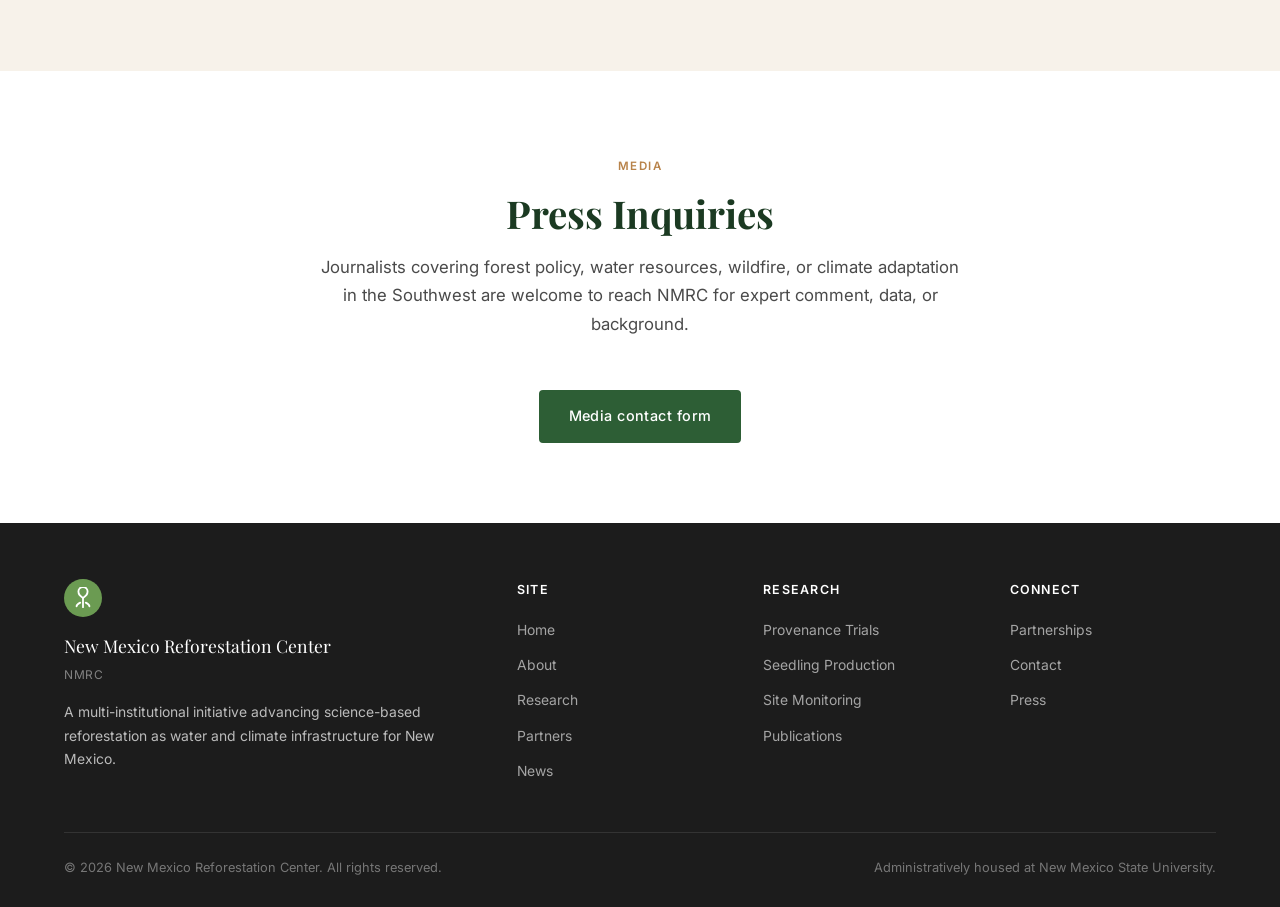
<file: news.html>
<!DOCTYPE html>
<html lang="en">
<head>
  <meta charset="UTF-8" />
  <meta name="viewport" content="width=device-width, initial-scale=1.0" />
  <title>News &amp; Updates — New Mexico Reforestation Center</title>
  <meta name="description" content="Latest news, research findings, funding announcements, and partnership updates from the New Mexico Reforestation Center." />
  <link rel="canonical" href="https://nmreforestationcenter.org/news.html" />
  <link rel="stylesheet" href="css/styles.css" />
</head>
<body>

  <!-- ── Navigation ── -->
  <nav class="nav" role="navigation" aria-label="Main navigation">
    <div class="container">
      <div class="nav__inner">
        <a href="index.html" class="nav__brand" aria-label="NMRC Home">
          <div class="nav__logo-mark" aria-hidden="true">
            <svg viewBox="0 0 24 24" fill="none" stroke="white" stroke-width="2" stroke-linecap="round" stroke-linejoin="round">
              <path d="M12 22V12"/>
              <path d="M12 12C12 12 7 9 7 5a5 5 0 0 1 10 0c0 4-5 7-5 7z"/>
              <path d="M9 17c-2 1-4 2-4 4"/>
              <path d="M15 17c2 1 4 2 4 4"/>
            </svg>
          </div>
          <div class="nav__name">
            <span class="nav__name-short">NMRC</span>
            <span class="nav__name-long">New Mexico Reforestation Center</span>
          </div>
        </a>
        <ul class="nav__links" id="navLinks">
          <li><a href="index.html">Home</a></li>
          <li><a href="about.html">About</a></li>
          <li><a href="research.html">Research</a></li>
          <li><a href="partners.html">Partners</a></li>
          <li><a href="news.html" class="active">News</a></li>
        </ul>
        <button class="nav__toggle" id="navToggle" aria-label="Open menu" aria-expanded="false">
          <span></span><span></span><span></span>
        </button>
      </div>
    </div>
  </nav>

  <!-- ── Page Hero ── -->
  <section class="page-hero" aria-labelledby="pageTitle">
    <div class="container">
      <div class="page-hero__content">
        <span class="label">News &amp; Updates</span>
        <h1 id="pageTitle">Research Findings, Announcements &amp; Press</h1>
        <p>The latest from NMRC — new research results, partnership developments, funding awards, and commentary on forest and water policy in New Mexico.</p>
      </div>
    </div>
  </section>

  <!-- ── Featured Story ── -->
  <section class="section" aria-labelledby="featuredHeading">
    <div class="container">
      <span class="label">Featured</span>
      <div class="news-featured" aria-label="Featured article">
        <div class="news-featured__img" aria-hidden="true">🌲</div>
        <div class="news-featured__body">
          <span class="label">Research</span>
          <h2 id="featuredHeading">NMRC Releases Provenance Trial Results for Ponderosa Pine Across Elevation Gradients</h2>
          <p>Five years of field data from the NMRC statewide provenance trial network reveal significant, climatically structured variation in drought tolerance and survival among ponderosa pine seed sources from across the species' New Mexico range. Results carry direct operational implications for seed collection targeting and planting prescriptions across the state's fire- and drought-affected landscapes.</p>
          <div style="font-size:0.8rem; color:var(--gray-light); margin-bottom:20px;">March 2026 &nbsp;|&nbsp; Research</div>
          <a href="research.html#publications" class="btn btn--primary">View related research</a>
        </div>
      </div>
    </div>
  </section>

  <!-- ── News Grid ── -->
  <section class="section section--cream" aria-labelledby="newsGridHeading">
    <div class="container">
      <div class="section-header">
        <span class="label">Recent</span>
        <h2 id="newsGridHeading">All News</h2>
      </div>

      <!-- Filter tabs (visual only — static site) -->
      <div style="display:flex; gap:8px; flex-wrap:wrap; margin-bottom:36px;">
        <button style="padding:7px 18px; border-radius:40px; border:1.5px solid var(--green-mid); background:var(--green-mid); color:white; font-size:0.83rem; font-weight:500; cursor:pointer; font-family:var(--font-body);">All</button>
        <button style="padding:7px 18px; border-radius:40px; border:1.5px solid var(--gray-border); background:white; color:var(--gray); font-size:0.83rem; font-weight:500; cursor:pointer; font-family:var(--font-body);">Research</button>
        <button style="padding:7px 18px; border-radius:40px; border:1.5px solid var(--gray-border); background:white; color:var(--gray); font-size:0.83rem; font-weight:500; cursor:pointer; font-family:var(--font-body);">Partnerships</button>
        <button style="padding:7px 18px; border-radius:40px; border:1.5px solid var(--gray-border); background:white; color:var(--gray); font-size:0.83rem; font-weight:500; cursor:pointer; font-family:var(--font-body);">Funding</button>
        <button style="padding:7px 18px; border-radius:40px; border:1.5px solid var(--gray-border); background:white; color:var(--gray); font-size:0.83rem; font-weight:500; cursor:pointer; font-family:var(--font-body);">Media</button>
      </div>

      <div class="news-grid news-grid--3">

        <article class="news-card">
          <div class="news-card__img" aria-hidden="true">🤝</div>
          <div class="news-card__body">
            <span class="news-card__category">Partnership</span>
            <div class="news-card__date">February 2026</div>
            <h3 class="news-card__title">NMDGF and NMRC Formalize Collaborative Agreement for Post-Fire Wildlife Habitat Restoration</h3>
            <p class="news-card__excerpt">A new memorandum of understanding establishes a joint monitoring protocol for reforestation activities in post-fire wildlife management areas, combining NMRC's ecological monitoring with NMDGF habitat assessment programs.</p>
            <a href="#" class="news-card__read-more">Read more</a>
          </div>
        </article>

        <article class="news-card">
          <div class="news-card__img" aria-hidden="true">💧</div>
          <div class="news-card__body">
            <span class="news-card__category">Funding</span>
            <div class="news-card__date">January 2026</div>
            <h3 class="news-card__title">NMRC Awarded $1.2M USDA NRCS Grant for Watershed Restoration Research</h3>
            <p class="news-card__excerpt">A three-year award from USDA's Natural Resources Conservation Service will fund watershed-scale research on the hydrological recovery benefits of active reforestation in upper Rio Grande tributaries.</p>
            <a href="#" class="news-card__read-more">Read more</a>
          </div>
        </article>

        <article class="news-card">
          <div class="news-card__img" aria-hidden="true">📊</div>
          <div class="news-card__body">
            <span class="news-card__category">Research</span>
            <div class="news-card__date">December 2025</div>
            <h3 class="news-card__title">Five-Year Monitoring Data Show Strong Post-Fire Survival for Climate-Matched Ponderosa Planting Stock</h3>
            <p class="news-card__excerpt">Long-term monitoring across 12 outplanting sites in New Mexico documents significantly higher survival rates for seedlings grown from drought-tolerant, climatically matched seed sources compared to regional standard stock.</p>
            <a href="#" class="news-card__read-more">Read more</a>
          </div>
        </article>

        <article class="news-card">
          <div class="news-card__img" aria-hidden="true">🌱</div>
          <div class="news-card__body">
            <span class="news-card__category">Production</span>
            <div class="news-card__date">November 2025</div>
            <h3 class="news-card__title">NMRC Nursery Partners Report Record Seedling Production for Spring 2026 Planting Season</h3>
            <p class="news-card__excerpt">Partner nursery infrastructure across New Mexico has produced over 100,000 climate-adapted native seedlings for distribution to land management partners in spring 2026 — a record output for the NMRC network.</p>
            <a href="#" class="news-card__read-more">Read more</a>
          </div>
        </article>

        <article class="news-card">
          <div class="news-card__img" aria-hidden="true">📰</div>
          <div class="news-card__body">
            <span class="news-card__category">Media</span>
            <div class="news-card__date">October 2025</div>
            <h3 class="news-card__title">NMRC Director Featured in Santa Fe New Mexican Feature on Forest-Water Nexus</h3>
            <p class="news-card__excerpt">A feature in the Santa Fe New Mexican explores the science behind framing reforestation as water infrastructure, drawing on NMRC research and interviews with Director Dr. Jennifer Pickering Auchter.</p>
            <a href="#" class="news-card__read-more">Read more</a>
          </div>
        </article>

        <article class="news-card">
          <div class="news-card__img" aria-hidden="true">🔬</div>
          <div class="news-card__body">
            <span class="news-card__category">Research</span>
            <div class="news-card__date">September 2025</div>
            <h3 class="news-card__title">New NMRC Paper Documents Post-Fire Conifer Regeneration Failure Patterns Across Southwest</h3>
            <p class="news-card__excerpt">A peer-reviewed study in Ecological Applications, co-authored by NMRC researchers and the USFS Rocky Mountain Research Station, characterizes the spatial and climatic drivers of natural regeneration failure following high-severity fire.</p>
            <a href="research.html#publications" class="news-card__read-more">Read more</a>
          </div>
        </article>

        <article class="news-card">
          <div class="news-card__img" aria-hidden="true">🏔️</div>
          <div class="news-card__body">
            <span class="news-card__category">Partnership</span>
            <div class="news-card__date">August 2025</div>
            <h3 class="news-card__title">NMRC Joins Rio Grande Water Fund Technical Advisory Network</h3>
            <p class="news-card__excerpt">NMRC has been invited to participate in the Rio Grande Water Fund's technical advisory structure, providing scientific guidance on reforestation program design and effectiveness monitoring for RGWF-funded projects.</p>
            <a href="#" class="news-card__read-more">Read more</a>
          </div>
        </article>

        <article class="news-card">
          <div class="news-card__img" aria-hidden="true">🌿</div>
          <div class="news-card__body">
            <span class="news-card__category">Research</span>
            <div class="news-card__date">June 2025</div>
            <h3 class="news-card__title">NMRC Publishes Technical Guide to Climate-Adapted Reforestation Species and Seed Sources for New Mexico Practitioners</h3>
            <p class="news-card__excerpt">Technical Report No. 3 translates provenance trial and species screening data into operational guidance for agency foresters and land managers, covering species selection, seed source prioritization, and site-matching criteria.</p>
            <a href="research.html#publications" class="news-card__read-more">Read more</a>
          </div>
        </article>

        <article class="news-card">
          <div class="news-card__img" aria-hidden="true">🎓</div>
          <div class="news-card__body">
            <span class="news-card__category">Funding</span>
            <div class="news-card__date">April 2025</div>
            <h3 class="news-card__title">NMSU Graduate Fellowship Program in Reforestation Science Welcomes First Cohort</h3>
            <p class="news-card__excerpt">With support from NMRC and a state legislative appropriation, four NMSU graduate students have begun funded research fellowships focused on reforestation ecology, nursery physiology, and watershed hydrology.</p>
            <a href="#" class="news-card__read-more">Read more</a>
          </div>
        </article>

      </div>
    </div>
  </section>

  <!-- ── Press Contact ── -->
  <section class="section" aria-labelledby="pressHeading">
    <div class="container" style="max-width:720px;">
      <div class="section-header text-center">
        <span class="label">Media</span>
        <h2 id="pressHeading">Press Inquiries</h2>
        <p>Journalists covering forest policy, water resources, wildfire, or climate adaptation in the Southwest are welcome to reach NMRC for expert comment, data, or background.</p>
      </div>
      <div style="text-align:center; margin-top:8px;">
        <a href="partners.html#contact" class="btn btn--primary">Media contact form</a>
      </div>
    </div>
  </section>

  <!-- ── Footer ── -->
  <footer class="footer" role="contentinfo">
    <div class="container">
      <div class="footer__grid">
        <div class="footer__brand">
          <div class="nav__logo-mark" aria-hidden="true">
            <svg viewBox="0 0 24 24" fill="none" stroke="white" stroke-width="2" stroke-linecap="round" stroke-linejoin="round">
              <path d="M12 22V12"/>
              <path d="M12 12C12 12 7 9 7 5a5 5 0 0 1 10 0c0 4-5 7-5 7z"/>
              <path d="M9 17c-2 1-4 2-4 4"/>
              <path d="M15 17c2 1 4 2 4 4"/>
            </svg>
          </div>
          <div class="footer__brand-name">New Mexico Reforestation Center</div>
          <div class="footer__brand-sub">NMRC</div>
          <p class="footer__desc">A multi-institutional initiative advancing science-based reforestation as water and climate infrastructure for New Mexico.</p>
        </div>
        <div class="footer__col">
          <h5>Site</h5>
          <ul>
            <li><a href="index.html">Home</a></li>
            <li><a href="about.html">About</a></li>
            <li><a href="research.html">Research</a></li>
            <li><a href="partners.html">Partners</a></li>
            <li><a href="news.html">News</a></li>
          </ul>
        </div>
        <div class="footer__col">
          <h5>Research</h5>
          <ul>
            <li><a href="research.html#provenance">Provenance Trials</a></li>
            <li><a href="research.html#production">Seedling Production</a></li>
            <li><a href="research.html#monitoring">Site Monitoring</a></li>
            <li><a href="research.html#publications">Publications</a></li>
          </ul>
        </div>
        <div class="footer__col">
          <h5>Connect</h5>
          <ul>
            <li><a href="partners.html">Partnerships</a></li>
            <li><a href="partners.html#contact">Contact</a></li>
            <li><a href="news.html">Press</a></li>
          </ul>
        </div>
      </div>
      <div class="footer__bottom">
        <div class="footer__copy">&copy; 2026 New Mexico Reforestation Center. All rights reserved.</div>
        <div class="footer__affil">Administratively housed at New Mexico State University.</div>
      </div>
    </div>
  </footer>

  <script src="js/main.js"></script>
</body>
</html>
</file>
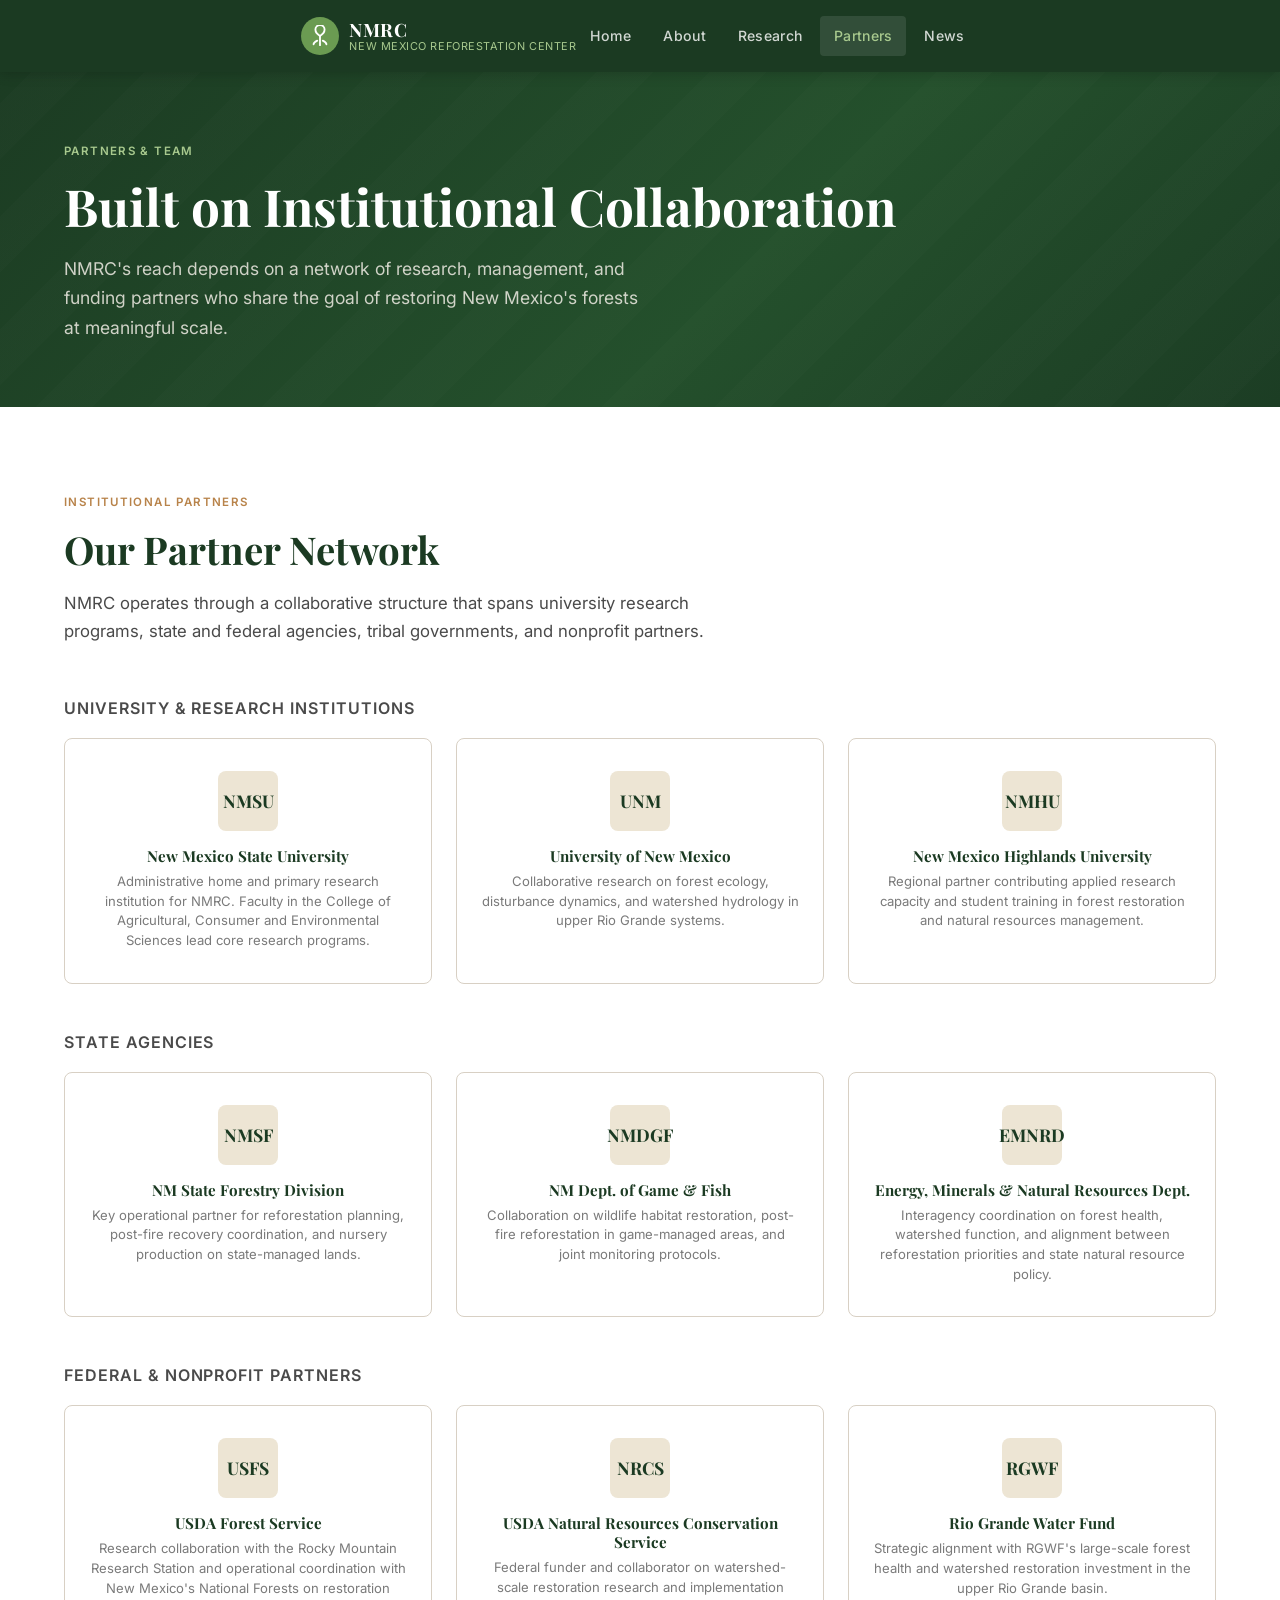
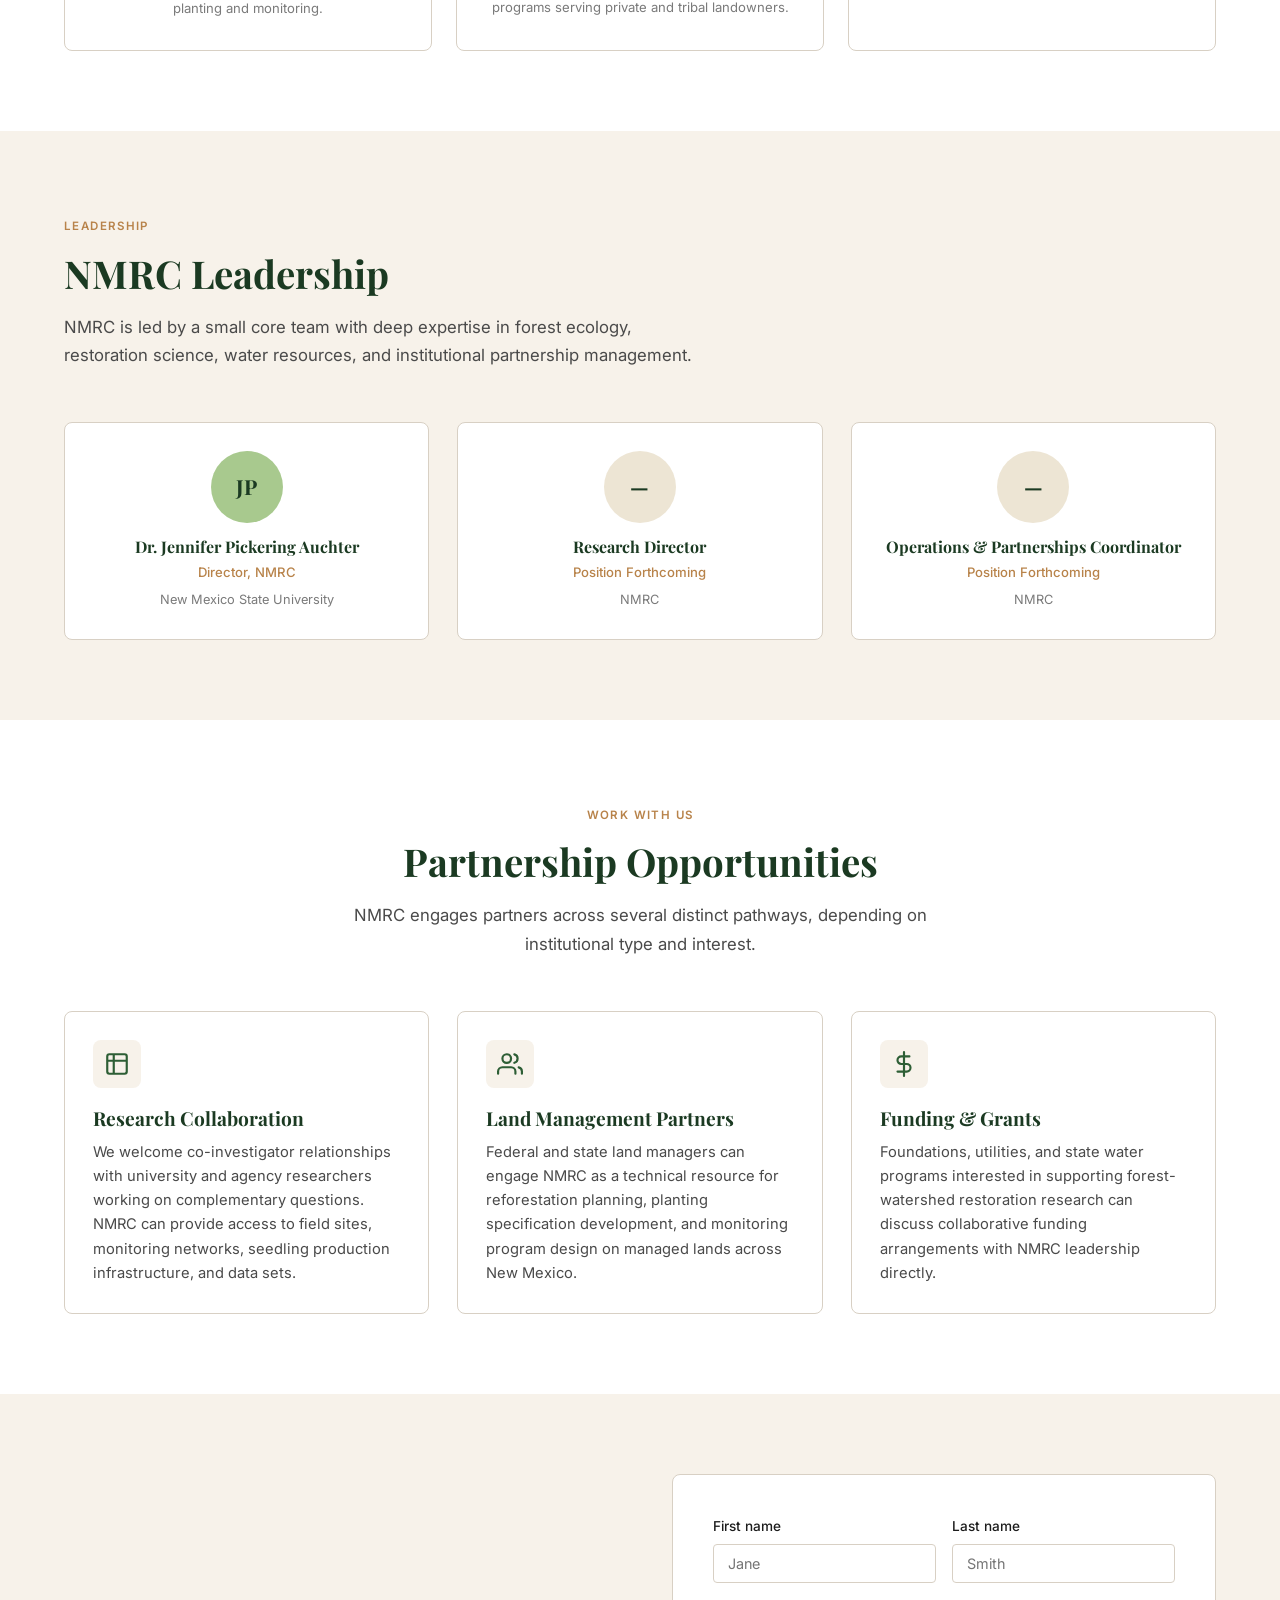
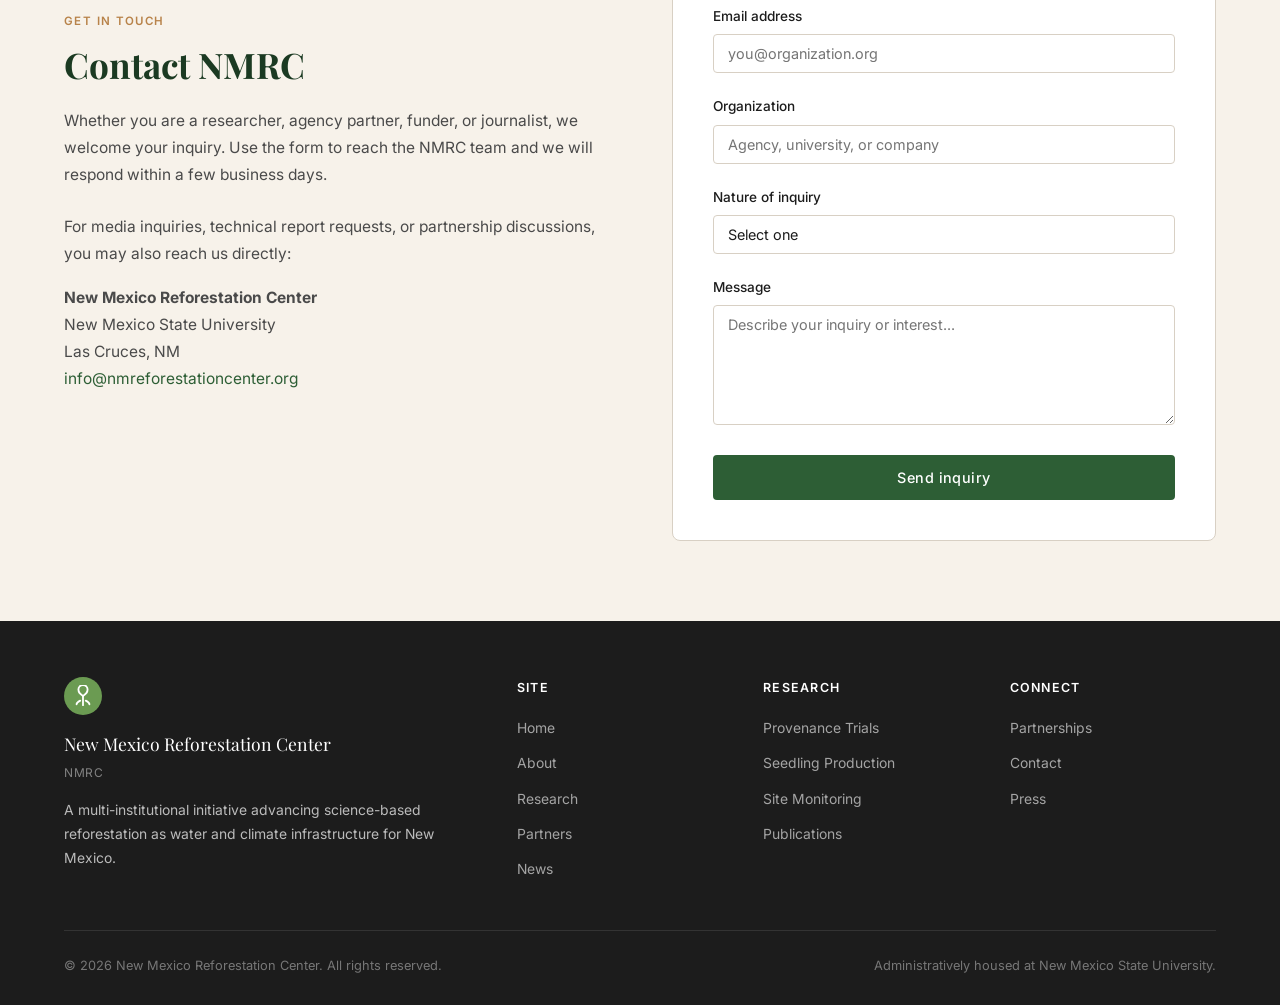
<file: partners.html>
<!DOCTYPE html>
<html lang="en">
<head>
  <meta charset="UTF-8" />
  <meta name="viewport" content="width=device-width, initial-scale=1.0" />
  <title>Partners &amp; Team — New Mexico Reforestation Center</title>
  <meta name="description" content="NMRC brings together university researchers, state agencies, federal land managers, and tribal partners under a shared scientific framework for reforestation across New Mexico." />
  <link rel="canonical" href="https://nmreforestationcenter.org/partners.html" />
  <link rel="stylesheet" href="css/styles.css" />
  <style>
    /* Contact form styles */
    .contact-form {
      background: var(--white);
      border: 1px solid var(--gray-border);
      border-radius: var(--radius-md);
      padding: 40px;
      max-width: 640px;
    }
    .form-group {
      margin-bottom: 22px;
    }
    .form-group label {
      display: block;
      font-size: 0.85rem;
      font-weight: 500;
      color: var(--charcoal);
      margin-bottom: 6px;
    }
    .form-group input,
    .form-group select,
    .form-group textarea {
      width: 100%;
      padding: 10px 14px;
      border: 1px solid var(--gray-border);
      border-radius: var(--radius-sm);
      font-family: var(--font-body);
      font-size: 0.9rem;
      color: var(--charcoal);
      background: var(--white);
      transition: border-color var(--transition), box-shadow var(--transition);
      appearance: none;
    }
    .form-group input:focus,
    .form-group select:focus,
    .form-group textarea:focus {
      outline: none;
      border-color: var(--green-mid);
      box-shadow: 0 0 0 3px rgba(45,94,53,0.12);
    }
    .form-group textarea { min-height: 120px; resize: vertical; }
    .form-row {
      display: grid;
      grid-template-columns: 1fr 1fr;
      gap: 16px;
    }
    @media (max-width: 560px) { .form-row { grid-template-columns: 1fr; } }
  </style>
</head>
<body>

  <!-- ── Navigation ── -->
  <nav class="nav" role="navigation" aria-label="Main navigation">
    <div class="container">
      <div class="nav__inner">
        <a href="index.html" class="nav__brand" aria-label="NMRC Home">
          <div class="nav__logo-mark" aria-hidden="true">
            <svg viewBox="0 0 24 24" fill="none" stroke="white" stroke-width="2" stroke-linecap="round" stroke-linejoin="round">
              <path d="M12 22V12"/>
              <path d="M12 12C12 12 7 9 7 5a5 5 0 0 1 10 0c0 4-5 7-5 7z"/>
              <path d="M9 17c-2 1-4 2-4 4"/>
              <path d="M15 17c2 1 4 2 4 4"/>
            </svg>
          </div>
          <div class="nav__name">
            <span class="nav__name-short">NMRC</span>
            <span class="nav__name-long">New Mexico Reforestation Center</span>
          </div>
        </a>
        <ul class="nav__links" id="navLinks">
          <li><a href="index.html">Home</a></li>
          <li><a href="about.html">About</a></li>
          <li><a href="research.html">Research</a></li>
          <li><a href="partners.html" class="active">Partners</a></li>
          <li><a href="news.html">News</a></li>
        </ul>
        <button class="nav__toggle" id="navToggle" aria-label="Open menu" aria-expanded="false">
          <span></span><span></span><span></span>
        </button>
      </div>
    </div>
  </nav>

  <!-- ── Page Hero ── -->
  <section class="page-hero" aria-labelledby="pageTitle">
    <div class="container">
      <div class="page-hero__content">
        <span class="label">Partners &amp; Team</span>
        <h1 id="pageTitle">Built on Institutional Collaboration</h1>
        <p>NMRC's reach depends on a network of research, management, and funding partners who share the goal of restoring New Mexico's forests at meaningful scale.</p>
      </div>
    </div>
  </section>

  <!-- ── Partner Institutions ── -->
  <section class="section" aria-labelledby="partnerHeading">
    <div class="container">
      <div class="section-header">
        <span class="label">Institutional Partners</span>
        <h2 id="partnerHeading">Our Partner Network</h2>
        <p>NMRC operates through a collaborative structure that spans university research programs, state and federal agencies, tribal governments, and nonprofit partners.</p>
      </div>

      <div style="margin-bottom: 48px;">
        <h3 style="font-size:1rem; font-weight:600; color:var(--gray); letter-spacing:0.06em; text-transform:uppercase; margin-bottom:20px; font-family:var(--font-body);">University &amp; Research Institutions</h3>
        <div class="partner-grid">
          <div class="partner-tile">
            <div class="partner-tile__initials">NMSU</div>
            <h4>New Mexico State University</h4>
            <p>Administrative home and primary research institution for NMRC. Faculty in the College of Agricultural, Consumer and Environmental Sciences lead core research programs.</p>
          </div>
          <div class="partner-tile">
            <div class="partner-tile__initials">UNM</div>
            <h4>University of New Mexico</h4>
            <p>Collaborative research on forest ecology, disturbance dynamics, and watershed hydrology in upper Rio Grande systems.</p>
          </div>
          <div class="partner-tile">
            <div class="partner-tile__initials">NMHU</div>
            <h4>New Mexico Highlands University</h4>
            <p>Regional partner contributing applied research capacity and student training in forest restoration and natural resources management.</p>
          </div>
        </div>
      </div>

      <div style="margin-bottom: 48px;">
        <h3 style="font-size:1rem; font-weight:600; color:var(--gray); letter-spacing:0.06em; text-transform:uppercase; margin-bottom:20px; font-family:var(--font-body);">State Agencies</h3>
        <div class="partner-grid">
          <div class="partner-tile">
            <div class="partner-tile__initials">NMSF</div>
            <h4>NM State Forestry Division</h4>
            <p>Key operational partner for reforestation planning, post-fire recovery coordination, and nursery production on state-managed lands.</p>
          </div>
          <div class="partner-tile">
            <div class="partner-tile__initials">NMDGF</div>
            <h4>NM Dept. of Game &amp; Fish</h4>
            <p>Collaboration on wildlife habitat restoration, post-fire reforestation in game-managed areas, and joint monitoring protocols.</p>
          </div>
          <div class="partner-tile">
            <div class="partner-tile__initials">EMNRD</div>
            <h4>Energy, Minerals &amp; Natural Resources Dept.</h4>
            <p>Interagency coordination on forest health, watershed function, and alignment between reforestation priorities and state natural resource policy.</p>
          </div>
        </div>
      </div>

      <div>
        <h3 style="font-size:1rem; font-weight:600; color:var(--gray); letter-spacing:0.06em; text-transform:uppercase; margin-bottom:20px; font-family:var(--font-body);">Federal &amp; Nonprofit Partners</h3>
        <div class="partner-grid">
          <div class="partner-tile">
            <div class="partner-tile__initials">USFS</div>
            <h4>USDA Forest Service</h4>
            <p>Research collaboration with the Rocky Mountain Research Station and operational coordination with New Mexico's National Forests on restoration planting and monitoring.</p>
          </div>
          <div class="partner-tile">
            <div class="partner-tile__initials">NRCS</div>
            <h4>USDA Natural Resources Conservation Service</h4>
            <p>Federal funder and collaborator on watershed-scale restoration research and implementation programs serving private and tribal landowners.</p>
          </div>
          <div class="partner-tile">
            <div class="partner-tile__initials">RGWF</div>
            <h4>Rio Grande Water Fund</h4>
            <p>Strategic alignment with RGWF's large-scale forest health and watershed restoration investment in the upper Rio Grande basin.</p>
          </div>
        </div>
      </div>
    </div>
  </section>

  <!-- ── Leadership ── -->
  <section class="section section--cream" aria-labelledby="teamHeading">
    <div class="container">
      <div class="section-header">
        <span class="label">Leadership</span>
        <h2 id="teamHeading">NMRC Leadership</h2>
        <p>NMRC is led by a small core team with deep expertise in forest ecology, restoration science, water resources, and institutional partnership management.</p>
      </div>
      <div class="team-grid">

        <div class="team-card">
          <div class="team-card__avatar">JP</div>
          <h4>Dr. Jennifer Pickering Auchter</h4>
          <div class="team-card__role">Director, NMRC</div>
          <div class="team-card__affil">New Mexico State University</div>
        </div>

        <div class="team-card">
          <div class="team-card__avatar" style="background:var(--cream-dark);">—</div>
          <h4>Research Director</h4>
          <div class="team-card__role">Position Forthcoming</div>
          <div class="team-card__affil">NMRC</div>
        </div>

        <div class="team-card">
          <div class="team-card__avatar" style="background:var(--cream-dark);">—</div>
          <h4>Operations &amp; Partnerships Coordinator</h4>
          <div class="team-card__role">Position Forthcoming</div>
          <div class="team-card__affil">NMRC</div>
        </div>

      </div>
    </div>
  </section>

  <!-- ── Partnership Opportunities ── -->
  <section class="section" aria-labelledby="opportunitiesHeading">
    <div class="container">
      <div class="section-header text-center">
        <span class="label">Work With Us</span>
        <h2 id="opportunitiesHeading">Partnership Opportunities</h2>
        <p>NMRC engages partners across several distinct pathways, depending on institutional type and interest.</p>
      </div>
      <div class="card-grid card-grid--3">

        <div class="card">
          <div class="card__body">
            <div class="card__icon" aria-hidden="true">
              <svg viewBox="0 0 24 24" fill="none" stroke="currentColor" stroke-width="2" stroke-linecap="round" stroke-linejoin="round">
                <path d="M9 3H5a2 2 0 0 0-2 2v4m6-6h10a2 2 0 0 1 2 2v4M9 3v18m0 0h10a2 2 0 0 0 2-2V9M9 21H5a2 2 0 0 1-2-2V9m0 0h18"/>
              </svg>
            </div>
            <h3 class="card__title">Research Collaboration</h3>
            <p class="card__text">We welcome co-investigator relationships with university and agency researchers working on complementary questions. NMRC can provide access to field sites, monitoring networks, seedling production infrastructure, and data sets.</p>
          </div>
        </div>

        <div class="card">
          <div class="card__body">
            <div class="card__icon" aria-hidden="true">
              <svg viewBox="0 0 24 24" fill="none" stroke="currentColor" stroke-width="2" stroke-linecap="round" stroke-linejoin="round">
                <path d="M17 21v-2a4 4 0 0 0-4-4H5a4 4 0 0 0-4 4v2"/>
                <circle cx="9" cy="7" r="4"/>
                <path d="M23 21v-2a4 4 0 0 0-3-3.87"/>
                <path d="M16 3.13a4 4 0 0 1 0 7.75"/>
              </svg>
            </div>
            <h3 class="card__title">Land Management Partners</h3>
            <p class="card__text">Federal and state land managers can engage NMRC as a technical resource for reforestation planning, planting specification development, and monitoring program design on managed lands across New Mexico.</p>
          </div>
        </div>

        <div class="card">
          <div class="card__body">
            <div class="card__icon" aria-hidden="true">
              <svg viewBox="0 0 24 24" fill="none" stroke="currentColor" stroke-width="2" stroke-linecap="round" stroke-linejoin="round">
                <line x1="12" y1="1" x2="12" y2="23"/>
                <path d="M17 5H9.5a3.5 3.5 0 0 0 0 7h5a3.5 3.5 0 0 1 0 7H6"/>
              </svg>
            </div>
            <h3 class="card__title">Funding &amp; Grants</h3>
            <p class="card__text">Foundations, utilities, and state water programs interested in supporting forest-watershed restoration research can discuss collaborative funding arrangements with NMRC leadership directly.</p>
          </div>
        </div>

      </div>
    </div>
  </section>

  <!-- ── Contact Form ── -->
  <section class="section section--cream" id="contact" aria-labelledby="contactHeading">
    <div class="container">
      <div class="split">
        <div class="split__text">
          <span class="label">Get in Touch</span>
          <h2 id="contactHeading">Contact NMRC</h2>
          <p>Whether you are a researcher, agency partner, funder, or journalist, we welcome your inquiry. Use the form to reach the NMRC team and we will respond within a few business days.</p>
          <p style="margin-top:24px;">For media inquiries, technical report requests, or partnership discussions, you may also reach us directly:</p>
          <p>
            <strong>New Mexico Reforestation Center</strong><br>
            New Mexico State University<br>
            Las Cruces, NM<br>
            <a href="mailto:info@nmreforestationcenter.org" style="color:var(--green-mid);">info@nmreforestationcenter.org</a>
          </p>
        </div>
        <div>
          <form class="contact-form" action="#" method="POST" aria-label="Contact form">
            <div class="form-row">
              <div class="form-group">
                <label for="firstName">First name</label>
                <input type="text" id="firstName" name="firstName" placeholder="Jane" autocomplete="given-name" />
              </div>
              <div class="form-group">
                <label for="lastName">Last name</label>
                <input type="text" id="lastName" name="lastName" placeholder="Smith" autocomplete="family-name" />
              </div>
            </div>
            <div class="form-group">
              <label for="email">Email address</label>
              <input type="email" id="email" name="email" placeholder="you@organization.org" autocomplete="email" />
            </div>
            <div class="form-group">
              <label for="organization">Organization</label>
              <input type="text" id="organization" name="organization" placeholder="Agency, university, or company" />
            </div>
            <div class="form-group">
              <label for="inquiryType">Nature of inquiry</label>
              <select id="inquiryType" name="inquiryType">
                <option value="">Select one</option>
                <option value="research">Research collaboration</option>
                <option value="land-management">Land management / technical assistance</option>
                <option value="funding">Funding or partnership</option>
                <option value="media">Media inquiry</option>
                <option value="other">Other</option>
              </select>
            </div>
            <div class="form-group">
              <label for="message">Message</label>
              <textarea id="message" name="message" placeholder="Describe your inquiry or interest..."></textarea>
            </div>
            <button type="submit" class="btn btn--primary" style="width:100%;">Send inquiry</button>
          </form>
        </div>
      </div>
    </div>
  </section>

  <!-- ── Footer ── -->
  <footer class="footer" role="contentinfo">
    <div class="container">
      <div class="footer__grid">
        <div class="footer__brand">
          <div class="nav__logo-mark" aria-hidden="true">
            <svg viewBox="0 0 24 24" fill="none" stroke="white" stroke-width="2" stroke-linecap="round" stroke-linejoin="round">
              <path d="M12 22V12"/>
              <path d="M12 12C12 12 7 9 7 5a5 5 0 0 1 10 0c0 4-5 7-5 7z"/>
              <path d="M9 17c-2 1-4 2-4 4"/>
              <path d="M15 17c2 1 4 2 4 4"/>
            </svg>
          </div>
          <div class="footer__brand-name">New Mexico Reforestation Center</div>
          <div class="footer__brand-sub">NMRC</div>
          <p class="footer__desc">A multi-institutional initiative advancing science-based reforestation as water and climate infrastructure for New Mexico.</p>
        </div>
        <div class="footer__col">
          <h5>Site</h5>
          <ul>
            <li><a href="index.html">Home</a></li>
            <li><a href="about.html">About</a></li>
            <li><a href="research.html">Research</a></li>
            <li><a href="partners.html">Partners</a></li>
            <li><a href="news.html">News</a></li>
          </ul>
        </div>
        <div class="footer__col">
          <h5>Research</h5>
          <ul>
            <li><a href="research.html#provenance">Provenance Trials</a></li>
            <li><a href="research.html#production">Seedling Production</a></li>
            <li><a href="research.html#monitoring">Site Monitoring</a></li>
            <li><a href="research.html#publications">Publications</a></li>
          </ul>
        </div>
        <div class="footer__col">
          <h5>Connect</h5>
          <ul>
            <li><a href="partners.html">Partnerships</a></li>
            <li><a href="partners.html#contact">Contact</a></li>
            <li><a href="news.html">Press</a></li>
          </ul>
        </div>
      </div>
      <div class="footer__bottom">
        <div class="footer__copy">&copy; 2026 New Mexico Reforestation Center. All rights reserved.</div>
        <div class="footer__affil">Administratively housed at New Mexico State University.</div>
      </div>
    </div>
  </footer>

  <script src="js/main.js"></script>
</body>
</html>
</file>
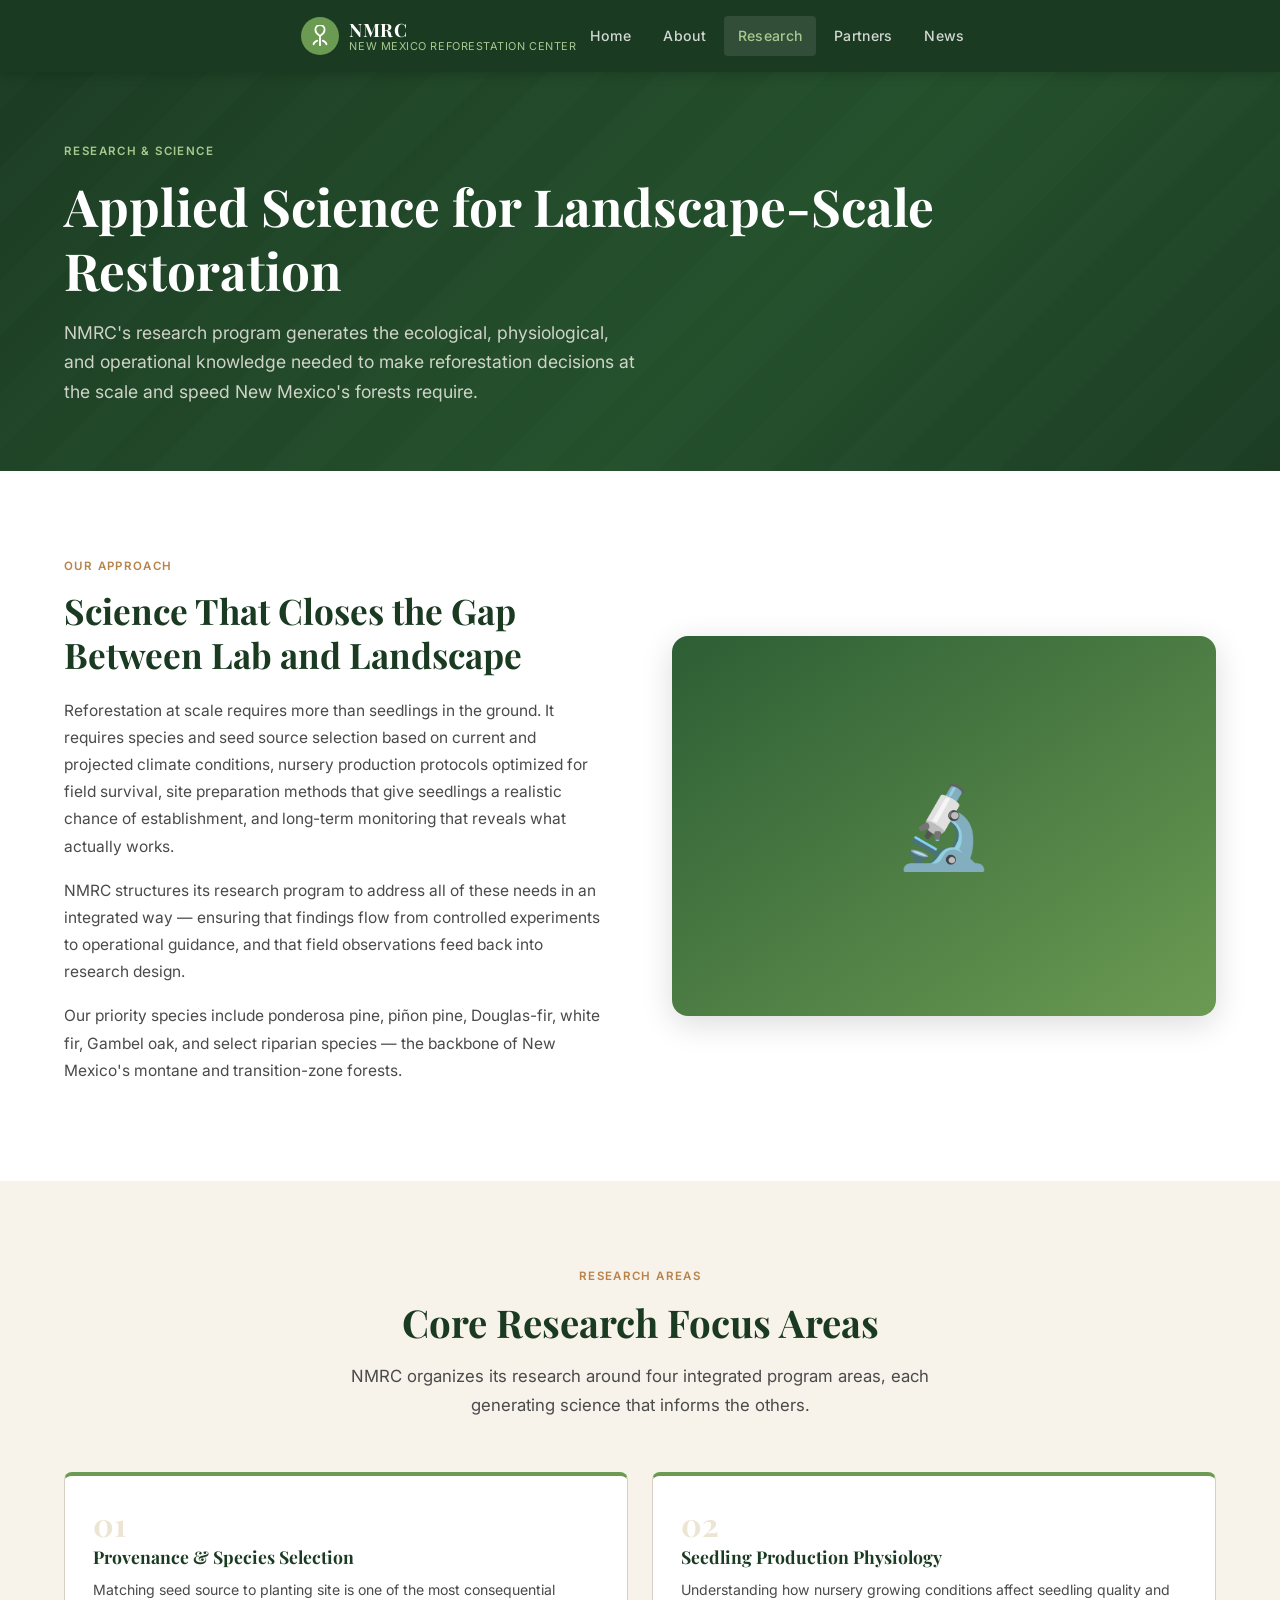
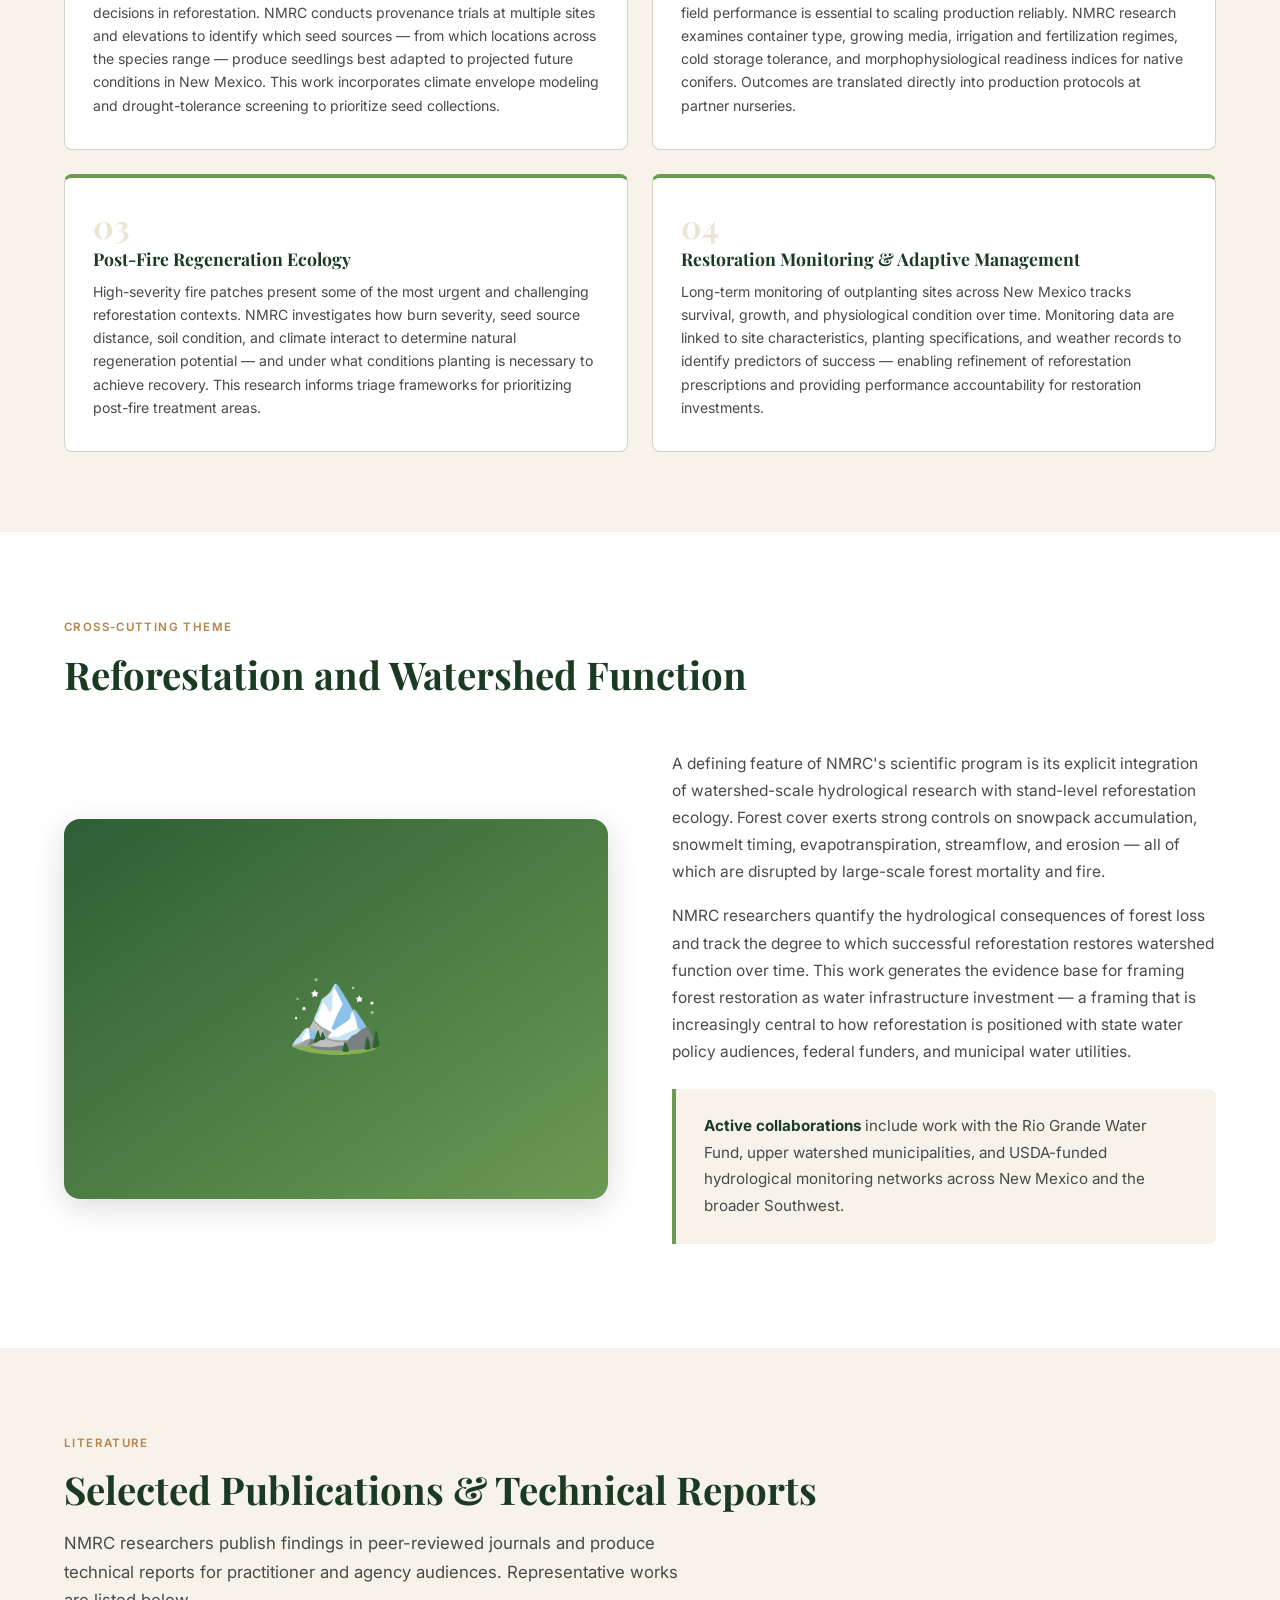
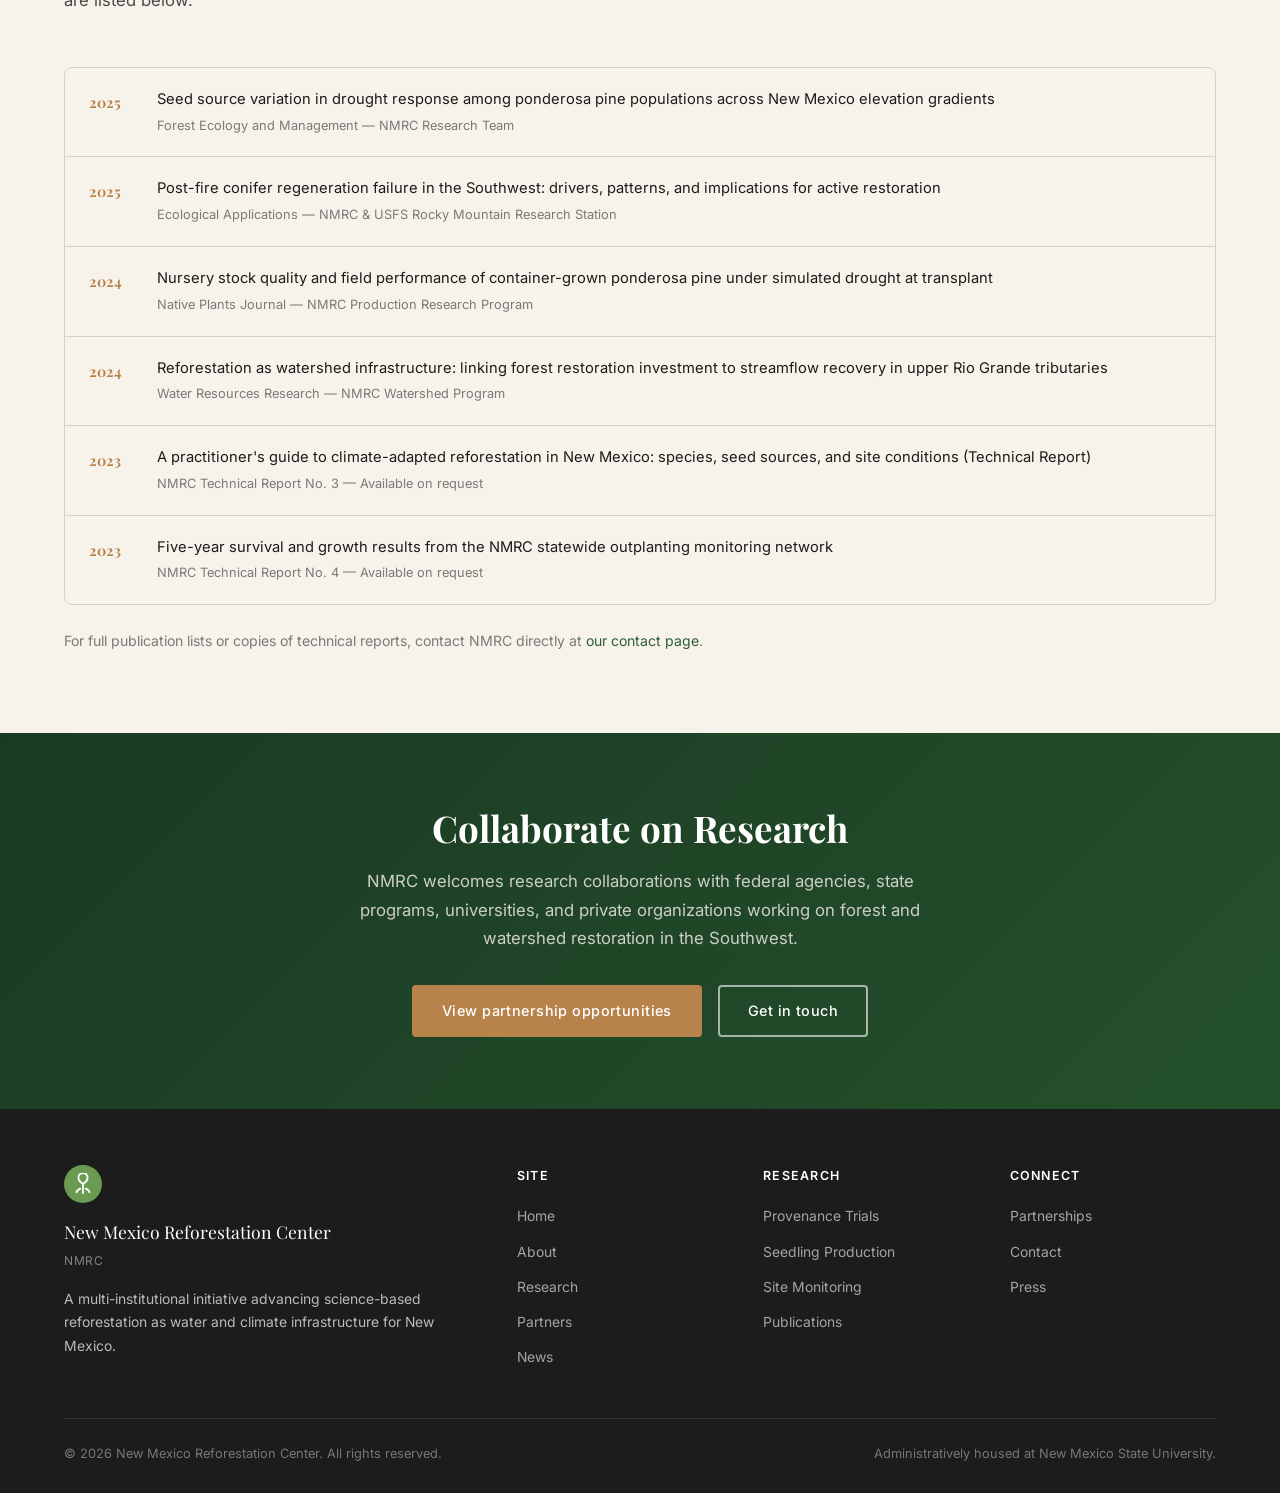
<file: research.html>
<!DOCTYPE html>
<html lang="en">
<head>
  <meta charset="UTF-8" />
  <meta name="viewport" content="width=device-width, initial-scale=1.0" />
  <title>Research &amp; Science — New Mexico Reforestation Center</title>
  <meta name="description" content="NMRC conducts applied reforestation research spanning provenance trials, seedling production physiology, post-fire regeneration ecology, and long-term restoration monitoring." />
  <link rel="canonical" href="https://nmreforestationcenter.org/research.html" />
  <link rel="stylesheet" href="css/styles.css" />
</head>
<body>

  <!-- ── Navigation ── -->
  <nav class="nav" role="navigation" aria-label="Main navigation">
    <div class="container">
      <div class="nav__inner">
        <a href="index.html" class="nav__brand" aria-label="NMRC Home">
          <div class="nav__logo-mark" aria-hidden="true">
            <svg viewBox="0 0 24 24" fill="none" stroke="white" stroke-width="2" stroke-linecap="round" stroke-linejoin="round">
              <path d="M12 22V12"/>
              <path d="M12 12C12 12 7 9 7 5a5 5 0 0 1 10 0c0 4-5 7-5 7z"/>
              <path d="M9 17c-2 1-4 2-4 4"/>
              <path d="M15 17c2 1 4 2 4 4"/>
            </svg>
          </div>
          <div class="nav__name">
            <span class="nav__name-short">NMRC</span>
            <span class="nav__name-long">New Mexico Reforestation Center</span>
          </div>
        </a>
        <ul class="nav__links" id="navLinks">
          <li><a href="index.html">Home</a></li>
          <li><a href="about.html">About</a></li>
          <li><a href="research.html" class="active">Research</a></li>
          <li><a href="partners.html">Partners</a></li>
          <li><a href="news.html">News</a></li>
        </ul>
        <button class="nav__toggle" id="navToggle" aria-label="Open menu" aria-expanded="false">
          <span></span><span></span><span></span>
        </button>
      </div>
    </div>
  </nav>

  <!-- ── Page Hero ── -->
  <section class="page-hero" aria-labelledby="pageTitle">
    <div class="container">
      <div class="page-hero__content">
        <span class="label">Research &amp; Science</span>
        <h1 id="pageTitle">Applied Science for Landscape-Scale Restoration</h1>
        <p>NMRC's research program generates the ecological, physiological, and operational knowledge needed to make reforestation decisions at the scale and speed New Mexico's forests require.</p>
      </div>
    </div>
  </section>

  <!-- ── Research Overview ── -->
  <section class="section" aria-labelledby="overviewHeading">
    <div class="container">
      <div class="split">
        <div class="split__text">
          <span class="label">Our Approach</span>
          <h2 id="overviewHeading">Science That Closes the Gap Between Lab and Landscape</h2>
          <p>Reforestation at scale requires more than seedlings in the ground. It requires species and seed source selection based on current and projected climate conditions, nursery production protocols optimized for field survival, site preparation methods that give seedlings a realistic chance of establishment, and long-term monitoring that reveals what actually works.</p>
          <p>NMRC structures its research program to address all of these needs in an integrated way — ensuring that findings flow from controlled experiments to operational guidance, and that field observations feed back into research design.</p>
          <p>Our priority species include ponderosa pine, piñon pine, Douglas-fir, white fir, Gambel oak, and select riparian species — the backbone of New Mexico's montane and transition-zone forests.</p>
        </div>
        <div class="split__visual" aria-hidden="true" role="presentation">
          🔬
        </div>
      </div>
    </div>
  </section>

  <!-- ── Focus Areas ── -->
  <section class="section section--cream" id="provenance" aria-labelledby="focusHeading">
    <div class="container">
      <div class="section-header text-center">
        <span class="label">Research Areas</span>
        <h2 id="focusHeading">Core Research Focus Areas</h2>
        <p>NMRC organizes its research around four integrated program areas, each generating science that informs the others.</p>
      </div>
      <div class="card-grid card-grid--2" style="gap:24px;">

        <div class="focus-card" id="provenance-detail">
          <div class="focus-card__num">01</div>
          <h3>Provenance &amp; Species Selection</h3>
          <p>Matching seed source to planting site is one of the most consequential decisions in reforestation. NMRC conducts provenance trials at multiple sites and elevations to identify which seed sources — from which locations across the species range — produce seedlings best adapted to projected future conditions in New Mexico. This work incorporates climate envelope modeling and drought-tolerance screening to prioritize seed collections.</p>
        </div>

        <div class="focus-card" id="production">
          <div class="focus-card__num">02</div>
          <h3>Seedling Production Physiology</h3>
          <p>Understanding how nursery growing conditions affect seedling quality and field performance is essential to scaling production reliably. NMRC research examines container type, growing media, irrigation and fertilization regimes, cold storage tolerance, and morphophysiological readiness indices for native conifers. Outcomes are translated directly into production protocols at partner nurseries.</p>
        </div>

        <div class="focus-card">
          <div class="focus-card__num">03</div>
          <h3>Post-Fire Regeneration Ecology</h3>
          <p>High-severity fire patches present some of the most urgent and challenging reforestation contexts. NMRC investigates how burn severity, seed source distance, soil condition, and climate interact to determine natural regeneration potential — and under what conditions planting is necessary to achieve recovery. This research informs triage frameworks for prioritizing post-fire treatment areas.</p>
        </div>

        <div class="focus-card" id="monitoring">
          <div class="focus-card__num">04</div>
          <h3>Restoration Monitoring &amp; Adaptive Management</h3>
          <p>Long-term monitoring of outplanting sites across New Mexico tracks survival, growth, and physiological condition over time. Monitoring data are linked to site characteristics, planting specifications, and weather records to identify predictors of success — enabling refinement of reforestation prescriptions and providing performance accountability for restoration investments.</p>
        </div>

      </div>
    </div>
  </section>

  <!-- ── Watershed Research ── -->
  <section class="section" aria-labelledby="watershedHeading">
    <div class="container">
      <div class="section-header">
        <span class="label">Cross-Cutting Theme</span>
        <h2 id="watershedHeading">Reforestation and Watershed Function</h2>
      </div>
      <div class="split split--reverse">
        <div class="split__text">
          <p>A defining feature of NMRC's scientific program is its explicit integration of watershed-scale hydrological research with stand-level reforestation ecology. Forest cover exerts strong controls on snowpack accumulation, snowmelt timing, evapotranspiration, streamflow, and erosion — all of which are disrupted by large-scale forest mortality and fire.</p>
          <p>NMRC researchers quantify the hydrological consequences of forest loss and track the degree to which successful reforestation restores watershed function over time. This work generates the evidence base for framing forest restoration as water infrastructure investment — a framing that is increasingly central to how reforestation is positioned with state water policy audiences, federal funders, and municipal water utilities.</p>
          <div class="callout">
            <p><strong>Active collaborations</strong> include work with the Rio Grande Water Fund, upper watershed municipalities, and USDA-funded hydrological monitoring networks across New Mexico and the broader Southwest.</p>
          </div>
        </div>
        <div class="split__visual" aria-hidden="true" role="presentation">
          🏔️
        </div>
      </div>
    </div>
  </section>

  <!-- ── Publications ── -->
  <section class="section section--cream" id="publications" aria-labelledby="pubHeading">
    <div class="container">
      <div class="section-header">
        <span class="label">Literature</span>
        <h2 id="pubHeading">Selected Publications &amp; Technical Reports</h2>
        <p>NMRC researchers publish findings in peer-reviewed journals and produce technical reports for practitioner and agency audiences. Representative works are listed below.</p>
      </div>

      <div class="pub-list">
        <div class="pub-item">
          <div class="pub-item__year">2025</div>
          <div>
            <div class="pub-item__title">Seed source variation in drought response among ponderosa pine populations across New Mexico elevation gradients</div>
            <div class="pub-item__meta">Forest Ecology and Management — NMRC Research Team</div>
          </div>
        </div>
        <div class="pub-item">
          <div class="pub-item__year">2025</div>
          <div>
            <div class="pub-item__title">Post-fire conifer regeneration failure in the Southwest: drivers, patterns, and implications for active restoration</div>
            <div class="pub-item__meta">Ecological Applications — NMRC &amp; USFS Rocky Mountain Research Station</div>
          </div>
        </div>
        <div class="pub-item">
          <div class="pub-item__year">2024</div>
          <div>
            <div class="pub-item__title">Nursery stock quality and field performance of container-grown ponderosa pine under simulated drought at transplant</div>
            <div class="pub-item__meta">Native Plants Journal — NMRC Production Research Program</div>
          </div>
        </div>
        <div class="pub-item">
          <div class="pub-item__year">2024</div>
          <div>
            <div class="pub-item__title">Reforestation as watershed infrastructure: linking forest restoration investment to streamflow recovery in upper Rio Grande tributaries</div>
            <div class="pub-item__meta">Water Resources Research — NMRC Watershed Program</div>
          </div>
        </div>
        <div class="pub-item">
          <div class="pub-item__year">2023</div>
          <div>
            <div class="pub-item__title">A practitioner's guide to climate-adapted reforestation in New Mexico: species, seed sources, and site conditions (Technical Report)</div>
            <div class="pub-item__meta">NMRC Technical Report No. 3 — Available on request</div>
          </div>
        </div>
        <div class="pub-item">
          <div class="pub-item__year">2023</div>
          <div>
            <div class="pub-item__title">Five-year survival and growth results from the NMRC statewide outplanting monitoring network</div>
            <div class="pub-item__meta">NMRC Technical Report No. 4 — Available on request</div>
          </div>
        </div>
      </div>

      <p style="margin-top:24px; font-size:0.88rem; color:var(--gray-light);">For full publication lists or copies of technical reports, contact NMRC directly at <a href="partners.html#contact">our contact page</a>.</p>

    </div>
  </section>

  <!-- ── CTA Banner ── -->
  <section class="cta-banner" aria-labelledby="researchCtaHeading">
    <div class="container">
      <h2 id="researchCtaHeading">Collaborate on Research</h2>
      <p>NMRC welcomes research collaborations with federal agencies, state programs, universities, and private organizations working on forest and watershed restoration in the Southwest.</p>
      <a href="partners.html" class="btn btn--earth">View partnership opportunities</a>
      <a href="partners.html#contact" class="btn btn--outline">Get in touch</a>
    </div>
  </section>

  <!-- ── Footer ── -->
  <footer class="footer" role="contentinfo">
    <div class="container">
      <div class="footer__grid">
        <div class="footer__brand">
          <div class="nav__logo-mark" aria-hidden="true">
            <svg viewBox="0 0 24 24" fill="none" stroke="white" stroke-width="2" stroke-linecap="round" stroke-linejoin="round">
              <path d="M12 22V12"/>
              <path d="M12 12C12 12 7 9 7 5a5 5 0 0 1 10 0c0 4-5 7-5 7z"/>
              <path d="M9 17c-2 1-4 2-4 4"/>
              <path d="M15 17c2 1 4 2 4 4"/>
            </svg>
          </div>
          <div class="footer__brand-name">New Mexico Reforestation Center</div>
          <div class="footer__brand-sub">NMRC</div>
          <p class="footer__desc">A multi-institutional initiative advancing science-based reforestation as water and climate infrastructure for New Mexico.</p>
        </div>
        <div class="footer__col">
          <h5>Site</h5>
          <ul>
            <li><a href="index.html">Home</a></li>
            <li><a href="about.html">About</a></li>
            <li><a href="research.html">Research</a></li>
            <li><a href="partners.html">Partners</a></li>
            <li><a href="news.html">News</a></li>
          </ul>
        </div>
        <div class="footer__col">
          <h5>Research</h5>
          <ul>
            <li><a href="research.html#provenance">Provenance Trials</a></li>
            <li><a href="research.html#production">Seedling Production</a></li>
            <li><a href="research.html#monitoring">Site Monitoring</a></li>
            <li><a href="research.html#publications">Publications</a></li>
          </ul>
        </div>
        <div class="footer__col">
          <h5>Connect</h5>
          <ul>
            <li><a href="partners.html">Partnerships</a></li>
            <li><a href="partners.html#contact">Contact</a></li>
            <li><a href="news.html">Press</a></li>
          </ul>
        </div>
      </div>
      <div class="footer__bottom">
        <div class="footer__copy">&copy; 2026 New Mexico Reforestation Center. All rights reserved.</div>
        <div class="footer__affil">Administratively housed at New Mexico State University.</div>
      </div>
    </div>
  </footer>

  <script src="js/main.js"></script>
</body>
</html>
</file>
<file: css/styles.css>
/* ============================================================
   NMRC — New Mexico Reforestation Center
   Stylesheet v1.0
   Design: Southwest ecology palette, professional/institutional
   ============================================================ */

/* ── Google Fonts ── */
@import url('https://fonts.googleapis.com/css2?family=Playfair+Display:wght@400;500;600;700&family=Inter:wght@300;400;500;600&display=swap');

/* ── Design Tokens ── */
:root {
  --green-deep:    #1B3A22;
  --green-mid:     #2D5E35;
  --green-light:   #4A7A3A;
  --sage:          #6B9B52;
  --sage-light:    #A8C98E;
  --earth:         #B8834A;
  --earth-light:   #D4A96E;
  --sky:           #3D7EA6;
  --sky-light:     #6AAFC8;
  --cream:         #F7F2EA;
  --cream-dark:    #EDE5D4;
  --white:         #FFFFFF;
  --charcoal:      #1C1C1C;
  --gray:          #4A4A4A;
  --gray-light:    #7A7A7A;
  --gray-border:   #D8D0C4;

  --font-heading:  'Playfair Display', Georgia, 'Times New Roman', serif;
  --font-body:     'Inter', system-ui, -apple-system, sans-serif;

  --nav-height:    72px;
  --max-width:     1200px;
  --section-pad:   80px;

  --radius-sm:     4px;
  --radius-md:     8px;
  --radius-lg:     16px;

  --shadow-sm:     0 1px 4px rgba(0,0,0,0.08);
  --shadow-md:     0 4px 16px rgba(0,0,0,0.10);
  --shadow-lg:     0 8px 32px rgba(0,0,0,0.14);

  --transition:    0.22s ease;
}

/* ── Reset & Base ── */
*, *::before, *::after { box-sizing: border-box; margin: 0; padding: 0; }

html { scroll-behavior: smooth; font-size: 16px; }

body {
  font-family: var(--font-body);
  color: var(--charcoal);
  background: var(--white);
  line-height: 1.7;
  -webkit-font-smoothing: antialiased;
}

img { max-width: 100%; display: block; }

a {
  color: var(--green-mid);
  text-decoration: none;
  transition: color var(--transition);
}
a:hover { color: var(--green-light); }

h1, h2, h3, h4 {
  font-family: var(--font-heading);
  line-height: 1.25;
  color: var(--green-deep);
}

p { margin-bottom: 1em; }
p:last-child { margin-bottom: 0; }

ul, ol { padding-left: 1.5em; }

/* ── Utility ── */
.container {
  max-width: var(--max-width);
  margin: 0 auto;
  padding: 0 24px;
}

.section {
  padding: var(--section-pad) 0;
}

.section--cream {
  background: var(--cream);
}

.section--dark {
  background: var(--green-deep);
  color: var(--cream);
}

.section--dark h2,
.section--dark h3,
.section--dark h4 {
  color: var(--cream);
}

.section--dark p { color: var(--cream-dark); }

.section--border-top {
  border-top: 1px solid var(--gray-border);
}

.text-center { text-align: center; }

.label {
  display: inline-block;
  font-family: var(--font-body);
  font-size: 0.72rem;
  font-weight: 600;
  letter-spacing: 0.12em;
  text-transform: uppercase;
  color: var(--earth);
  margin-bottom: 12px;
}

.section-header {
  margin-bottom: 52px;
}

.section-header h2 {
  font-size: clamp(1.75rem, 3vw, 2.5rem);
  margin-bottom: 16px;
}

.section-header p {
  font-size: 1.05rem;
  color: var(--gray);
  max-width: 640px;
}

.section-header.text-center p {
  margin: 0 auto;
}

/* ── Buttons ── */
.btn {
  display: inline-block;
  font-family: var(--font-body);
  font-size: 0.9rem;
  font-weight: 500;
  letter-spacing: 0.03em;
  padding: 12px 28px;
  border-radius: var(--radius-sm);
  border: 2px solid transparent;
  cursor: pointer;
  transition: all var(--transition);
  text-align: center;
}

.btn--primary {
  background: var(--green-mid);
  color: var(--white);
  border-color: var(--green-mid);
}

.btn--primary:hover {
  background: var(--green-deep);
  border-color: var(--green-deep);
  color: var(--white);
}

.btn--outline {
  background: transparent;
  color: var(--white);
  border-color: rgba(255,255,255,0.6);
}

.btn--outline:hover {
  background: rgba(255,255,255,0.12);
  border-color: var(--white);
  color: var(--white);
}

.btn--outline-dark {
  background: transparent;
  color: var(--green-mid);
  border-color: var(--green-mid);
}

.btn--outline-dark:hover {
  background: var(--green-mid);
  color: var(--white);
}

.btn--earth {
  background: var(--earth);
  color: var(--white);
  border-color: var(--earth);
}

.btn--earth:hover {
  background: #9e6c38;
  border-color: #9e6c38;
  color: var(--white);
}

/* ── Navigation ── */
.nav {
  position: fixed;
  top: 0;
  left: 0;
  right: 0;
  height: var(--nav-height);
  background: var(--green-deep);
  z-index: 1000;
  display: flex;
  align-items: center;
  box-shadow: 0 2px 12px rgba(0,0,0,0.18);
}

.nav__inner {
  display: flex;
  align-items: center;
  justify-content: space-between;
  width: 100%;
}

.nav__brand {
  display: flex;
  align-items: center;
  gap: 10px;
  text-decoration: none;
}

.nav__logo-mark {
  width: 38px;
  height: 38px;
  background: var(--sage);
  border-radius: 50%;
  display: flex;
  align-items: center;
  justify-content: center;
  flex-shrink: 0;
}

.nav__logo-mark svg {
  width: 22px;
  height: 22px;
}

.nav__name {
  display: flex;
  flex-direction: column;
  line-height: 1.15;
}

.nav__name-short {
  font-family: var(--font-heading);
  font-size: 1.15rem;
  font-weight: 700;
  color: var(--white);
  letter-spacing: 0.02em;
}

.nav__name-long {
  font-family: var(--font-body);
  font-size: 0.68rem;
  font-weight: 400;
  color: var(--sage-light);
  letter-spacing: 0.05em;
  text-transform: uppercase;
}

.nav__links {
  display: flex;
  align-items: center;
  gap: 4px;
  list-style: none;
  padding: 0;
}

.nav__links a {
  display: block;
  padding: 8px 14px;
  font-size: 0.88rem;
  font-weight: 500;
  color: rgba(255,255,255,0.80);
  border-radius: var(--radius-sm);
  letter-spacing: 0.02em;
  transition: all var(--transition);
}

.nav__links a:hover,
.nav__links a.active {
  color: var(--white);
  background: rgba(255,255,255,0.10);
}

.nav__links a.active {
  color: var(--sage-light);
}

.nav__toggle {
  display: none;
  flex-direction: column;
  gap: 5px;
  background: none;
  border: none;
  cursor: pointer;
  padding: 6px;
}

.nav__toggle span {
  display: block;
  width: 24px;
  height: 2px;
  background: var(--white);
  border-radius: 2px;
  transition: all var(--transition);
}

/* ── Hero (Homepage) ── */
.hero {
  min-height: 100vh;
  background:
    linear-gradient(to bottom, rgba(15,28,16,0.72) 0%, rgba(27,58,34,0.60) 50%, rgba(22,42,26,0.80) 100%),
    linear-gradient(135deg, #0d2210 0%, #1a3d18 35%, #2a5428 65%, #1c3820 100%);
  display: flex;
  align-items: center;
  padding-top: var(--nav-height);
  position: relative;
  overflow: hidden;
}

/* Subtle topographic texture */
.hero::before {
  content: '';
  position: absolute;
  inset: 0;
  background-image:
    repeating-linear-gradient(
      -45deg,
      transparent,
      transparent 40px,
      rgba(255,255,255,0.012) 40px,
      rgba(255,255,255,0.012) 80px
    );
  pointer-events: none;
}

/* Patterned ring decoration */
.hero::after {
  content: '';
  position: absolute;
  right: -180px;
  top: 50%;
  transform: translateY(-50%);
  width: 600px;
  height: 600px;
  border-radius: 50%;
  border: 1.5px solid rgba(107,155,82,0.18);
  box-shadow:
    0 0 0 60px rgba(107,155,82,0.05),
    0 0 0 120px rgba(107,155,82,0.03),
    0 0 0 200px rgba(107,155,82,0.015);
  pointer-events: none;
}

.hero__content {
  position: relative;
  z-index: 1;
  max-width: 720px;
}

.hero__eyebrow {
  display: inline-block;
  font-size: 0.72rem;
  font-weight: 600;
  letter-spacing: 0.16em;
  text-transform: uppercase;
  color: var(--sage-light);
  margin-bottom: 20px;
  padding: 5px 12px;
  border: 1px solid rgba(168,201,142,0.35);
  border-radius: 40px;
}

.hero__title {
  font-family: var(--font-heading);
  font-size: clamp(2.4rem, 5.5vw, 4rem);
  font-weight: 700;
  color: var(--white);
  line-height: 1.12;
  margin-bottom: 24px;
}

.hero__title em {
  font-style: italic;
  color: var(--sage-light);
}

.hero__sub {
  font-size: clamp(1rem, 1.8vw, 1.15rem);
  color: rgba(247,242,234,0.85);
  max-width: 560px;
  margin-bottom: 40px;
  line-height: 1.7;
}

.hero__actions {
  display: flex;
  gap: 16px;
  flex-wrap: wrap;
  align-items: center;
}

.hero__scroll {
  position: absolute;
  bottom: 36px;
  left: 50%;
  transform: translateX(-50%);
  display: flex;
  flex-direction: column;
  align-items: center;
  gap: 8px;
  color: rgba(255,255,255,0.45);
  font-size: 0.7rem;
  letter-spacing: 0.1em;
  text-transform: uppercase;
  animation: heroScroll 2.4s ease-in-out infinite;
}

.hero__scroll::after {
  content: '';
  display: block;
  width: 1px;
  height: 40px;
  background: linear-gradient(to bottom, rgba(255,255,255,0.4), transparent);
}

@keyframes heroScroll {
  0%, 100% { transform: translateX(-50%) translateY(0); opacity: 0.45; }
  50% { transform: translateX(-50%) translateY(6px); opacity: 0.7; }
}

/* ── Page Hero (Interior Pages) ── */
.page-hero {
  padding: calc(var(--nav-height) + 64px) 0 64px;
  background: linear-gradient(135deg, var(--green-deep) 0%, #24502c 60%, #1c3d24 100%);
  position: relative;
  overflow: hidden;
}

.page-hero::before {
  content: '';
  position: absolute;
  inset: 0;
  background-image:
    repeating-linear-gradient(
      -45deg,
      transparent,
      transparent 40px,
      rgba(255,255,255,0.012) 40px,
      rgba(255,255,255,0.012) 80px
    );
  pointer-events: none;
}

.page-hero__content {
  position: relative;
  z-index: 1;
}

.page-hero .label { color: var(--sage-light); }

.page-hero h1 {
  font-size: clamp(2rem, 4.5vw, 3.2rem);
  color: var(--white);
  margin-bottom: 16px;
}

.page-hero p {
  font-size: 1.1rem;
  color: rgba(247,242,234,0.82);
  max-width: 580px;
}

/* ── Stats Bar ── */
.stats-bar {
  background: var(--earth);
  padding: 0;
}

.stats-bar__inner {
  display: grid;
  grid-template-columns: repeat(4, 1fr);
}

.stat-item {
  padding: 28px 20px;
  text-align: center;
  border-right: 1px solid rgba(255,255,255,0.18);
}

.stat-item:last-child { border-right: none; }

.stat-item__number {
  font-family: var(--font-heading);
  font-size: 2rem;
  font-weight: 700;
  color: var(--white);
  line-height: 1;
  margin-bottom: 4px;
}

.stat-item__label {
  font-size: 0.78rem;
  color: rgba(255,255,255,0.82);
  letter-spacing: 0.04em;
}

/* ── Cards ── */
.card-grid {
  display: grid;
  gap: 28px;
}

.card-grid--3 { grid-template-columns: repeat(3, 1fr); }
.card-grid--2 { grid-template-columns: repeat(2, 1fr); }
.card-grid--4 { grid-template-columns: repeat(4, 1fr); }

.card {
  background: var(--white);
  border-radius: var(--radius-md);
  border: 1px solid var(--gray-border);
  overflow: hidden;
  transition: transform var(--transition), box-shadow var(--transition);
}

.card:hover {
  transform: translateY(-3px);
  box-shadow: var(--shadow-md);
}

.card__icon {
  width: 48px;
  height: 48px;
  background: var(--cream);
  border-radius: var(--radius-md);
  display: flex;
  align-items: center;
  justify-content: center;
  margin-bottom: 18px;
}

.card__icon svg { width: 26px; height: 26px; color: var(--green-mid); }

.card__body { padding: 28px; }

.card__title {
  font-family: var(--font-heading);
  font-size: 1.2rem;
  color: var(--green-deep);
  margin-bottom: 10px;
}

.card__text {
  font-size: 0.92rem;
  color: var(--gray);
  line-height: 1.65;
}

.card__link {
  display: inline-flex;
  align-items: center;
  gap: 6px;
  font-size: 0.85rem;
  font-weight: 500;
  color: var(--green-mid);
  margin-top: 16px;
}

.card__link::after {
  content: '→';
  transition: transform var(--transition);
}

.card:hover .card__link::after {
  transform: translateX(4px);
}

/* ── Pillar Cards (homepage) ── */
.pillar {
  background: var(--white);
  border-radius: var(--radius-md);
  border: 1px solid var(--gray-border);
  padding: 36px 28px;
  transition: transform var(--transition), box-shadow var(--transition), border-color var(--transition);
}

.pillar:hover {
  transform: translateY(-4px);
  box-shadow: var(--shadow-md);
  border-color: var(--sage);
}

.pillar__icon-wrap {
  width: 56px;
  height: 56px;
  border-radius: 50%;
  background: var(--cream);
  display: flex;
  align-items: center;
  justify-content: center;
  margin-bottom: 22px;
  transition: background var(--transition);
}

.pillar:hover .pillar__icon-wrap { background: var(--sage-light); }

.pillar__icon-wrap svg {
  width: 28px;
  height: 28px;
  color: var(--green-mid);
}

.pillar h3 {
  font-size: 1.25rem;
  margin-bottom: 10px;
}

.pillar p {
  font-size: 0.92rem;
  color: var(--gray);
  line-height: 1.65;
}

/* ── Mission Strip ── */
.mission-strip {
  background: var(--green-deep);
  padding: 72px 0;
  position: relative;
  overflow: hidden;
}

.mission-strip::before {
  content: '';
  position: absolute;
  right: -100px;
  top: -80px;
  width: 400px;
  height: 400px;
  border-radius: 50%;
  background: rgba(107,155,82,0.08);
  pointer-events: none;
}

.mission-strip blockquote {
  font-family: var(--font-heading);
  font-size: clamp(1.4rem, 2.5vw, 2rem);
  font-weight: 400;
  font-style: italic;
  color: var(--white);
  line-height: 1.5;
  max-width: 820px;
  margin: 0 auto;
  text-align: center;
  position: relative;
  z-index: 1;
}

.mission-strip blockquote::before {
  content: '\201C';
  font-size: 5rem;
  color: rgba(107,155,82,0.3);
  font-family: Georgia, serif;
  line-height: 0;
  vertical-align: -0.5em;
  margin-right: 8px;
}

/* ── News Items ── */
.news-grid {
  display: grid;
  gap: 24px;
}

.news-grid--3 { grid-template-columns: repeat(3, 1fr); }

.news-card {
  background: var(--white);
  border-radius: var(--radius-md);
  border: 1px solid var(--gray-border);
  overflow: hidden;
  display: flex;
  flex-direction: column;
  transition: transform var(--transition), box-shadow var(--transition);
}

.news-card:hover {
  transform: translateY(-3px);
  box-shadow: var(--shadow-md);
}

.news-card__category {
  display: inline-block;
  font-size: 0.7rem;
  font-weight: 600;
  letter-spacing: 0.1em;
  text-transform: uppercase;
  color: var(--earth);
  margin-bottom: 8px;
}

.news-card__img {
  width: 100%;
  height: 180px;
  object-fit: cover;
  background: linear-gradient(135deg, var(--green-mid), var(--sage));
  display: flex;
  align-items: center;
  justify-content: center;
  font-size: 2.5rem;
}

.news-card__body {
  padding: 24px;
  flex: 1;
  display: flex;
  flex-direction: column;
}

.news-card__date {
  font-size: 0.78rem;
  color: var(--gray-light);
  margin-bottom: 4px;
}

.news-card__title {
  font-family: var(--font-heading);
  font-size: 1.05rem;
  color: var(--green-deep);
  margin-bottom: 10px;
  line-height: 1.35;
}

.news-card__excerpt {
  font-size: 0.88rem;
  color: var(--gray);
  line-height: 1.6;
  flex: 1;
}

.news-card__read-more {
  display: inline-flex;
  align-items: center;
  gap: 5px;
  font-size: 0.82rem;
  font-weight: 500;
  color: var(--green-mid);
  margin-top: 14px;
}

.news-card__read-more::after { content: '→'; transition: transform var(--transition); }
.news-card:hover .news-card__read-more::after { transform: translateX(4px); }

/* ── Featured article (news page) ── */
.news-featured {
  display: grid;
  grid-template-columns: 1fr 1fr;
  gap: 0;
  background: var(--white);
  border: 1px solid var(--gray-border);
  border-radius: var(--radius-md);
  overflow: hidden;
  margin-bottom: 52px;
}

.news-featured__img {
  height: 380px;
  background: linear-gradient(135deg, var(--green-deep), var(--green-mid));
  display: flex;
  align-items: center;
  justify-content: center;
  font-size: 4rem;
}

.news-featured__body {
  padding: 48px 44px;
  display: flex;
  flex-direction: column;
  justify-content: center;
}

.news-featured__body .label { color: var(--earth); }

.news-featured__body h2 {
  font-size: clamp(1.4rem, 2.5vw, 1.9rem);
  margin-bottom: 16px;
  line-height: 1.3;
}

.news-featured__body p {
  color: var(--gray);
  font-size: 0.95rem;
  margin-bottom: 24px;
}

/* ── Two-column split ── */
.split {
  display: grid;
  grid-template-columns: 1fr 1fr;
  gap: 64px;
  align-items: center;
}

.split--reverse { direction: rtl; }
.split--reverse > * { direction: ltr; }

.split__text h2 {
  font-size: clamp(1.6rem, 3vw, 2.2rem);
  margin-bottom: 20px;
}

.split__text p {
  color: var(--gray);
  font-size: 0.97rem;
  line-height: 1.75;
  margin-bottom: 1.1em;
}

.split__visual {
  border-radius: var(--radius-lg);
  overflow: hidden;
  height: 380px;
  background: linear-gradient(145deg, var(--green-mid), var(--sage));
  display: flex;
  align-items: center;
  justify-content: center;
  font-size: 5rem;
  box-shadow: var(--shadow-lg);
}

/* ── Partner Logos ── */
.partner-grid {
  display: grid;
  grid-template-columns: repeat(3, 1fr);
  gap: 24px;
}

.partner-tile {
  background: var(--white);
  border: 1px solid var(--gray-border);
  border-radius: var(--radius-md);
  padding: 32px 24px;
  text-align: center;
  transition: box-shadow var(--transition), border-color var(--transition);
}

.partner-tile:hover {
  box-shadow: var(--shadow-md);
  border-color: var(--sage);
}

.partner-tile__initials {
  width: 60px;
  height: 60px;
  border-radius: var(--radius-md);
  background: var(--cream-dark);
  display: flex;
  align-items: center;
  justify-content: center;
  font-family: var(--font-heading);
  font-weight: 700;
  font-size: 1.1rem;
  color: var(--green-deep);
  margin: 0 auto 16px;
}

.partner-tile h4 {
  font-size: 0.95rem;
  color: var(--green-deep);
  margin-bottom: 6px;
}

.partner-tile p {
  font-size: 0.82rem;
  color: var(--gray-light);
  line-height: 1.5;
  margin-bottom: 0;
}

/* ── Team Cards ── */
.team-grid {
  display: grid;
  grid-template-columns: repeat(3, 1fr);
  gap: 28px;
}

.team-card {
  background: var(--white);
  border: 1px solid var(--gray-border);
  border-radius: var(--radius-md);
  padding: 28px;
  text-align: center;
}

.team-card__avatar {
  width: 72px;
  height: 72px;
  border-radius: 50%;
  background: var(--sage-light);
  display: flex;
  align-items: center;
  justify-content: center;
  font-family: var(--font-heading);
  font-size: 1.3rem;
  font-weight: 700;
  color: var(--green-deep);
  margin: 0 auto 14px;
}

.team-card h4 {
  font-size: 1rem;
  margin-bottom: 4px;
}

.team-card__role {
  font-size: 0.82rem;
  color: var(--earth);
  font-weight: 500;
  margin-bottom: 6px;
}

.team-card__affil {
  font-size: 0.8rem;
  color: var(--gray-light);
}

/* ── CTA Banner ── */
.cta-banner {
  background: linear-gradient(135deg, var(--green-deep) 0%, #24502c 100%);
  padding: 72px 0;
  text-align: center;
}

.cta-banner h2 {
  color: var(--white);
  font-size: clamp(1.6rem, 3vw, 2.3rem);
  margin-bottom: 16px;
}

.cta-banner p {
  color: rgba(247,242,234,0.80);
  font-size: 1.05rem;
  max-width: 580px;
  margin: 0 auto 32px;
}

.cta-banner .btn--outline { margin-left: 12px; }

/* ── Footer ── */
.footer {
  background: var(--charcoal);
  color: rgba(255,255,255,0.70);
  padding: 56px 0 28px;
}

.footer__grid {
  display: grid;
  grid-template-columns: 2fr 1fr 1fr 1fr;
  gap: 40px;
  margin-bottom: 48px;
}

.footer__brand .nav__logo-mark {
  background: var(--sage);
  margin-bottom: 14px;
}

.footer__brand-name {
  font-family: var(--font-heading);
  font-size: 1.1rem;
  color: var(--white);
  margin-bottom: 4px;
}

.footer__brand-sub {
  font-size: 0.75rem;
  color: rgba(255,255,255,0.45);
  text-transform: uppercase;
  letter-spacing: 0.05em;
  margin-bottom: 16px;
}

.footer__desc {
  font-size: 0.87rem;
  line-height: 1.7;
  margin-bottom: 0;
}

.footer__col h5 {
  font-family: var(--font-body);
  font-size: 0.78rem;
  font-weight: 600;
  letter-spacing: 0.1em;
  text-transform: uppercase;
  color: var(--white);
  margin-bottom: 16px;
}

.footer__col ul {
  list-style: none;
  padding: 0;
  display: flex;
  flex-direction: column;
  gap: 8px;
}

.footer__col a {
  font-size: 0.87rem;
  color: rgba(255,255,255,0.60);
  transition: color var(--transition);
}

.footer__col a:hover { color: var(--sage-light); }

.footer__bottom {
  border-top: 1px solid rgba(255,255,255,0.10);
  padding-top: 24px;
  display: flex;
  justify-content: space-between;
  align-items: center;
  flex-wrap: wrap;
  gap: 12px;
}

.footer__copy {
  font-size: 0.8rem;
  color: rgba(255,255,255,0.40);
}

.footer__affil {
  font-size: 0.8rem;
  color: rgba(255,255,255,0.40);
}

/* ── Research Focus Cards ── */
.focus-card {
  background: var(--white);
  border: 1px solid var(--gray-border);
  border-radius: var(--radius-md);
  padding: 32px 28px;
  border-top: 4px solid var(--sage);
  transition: box-shadow var(--transition);
}

.focus-card:hover { box-shadow: var(--shadow-md); }

.focus-card__num {
  font-family: var(--font-heading);
  font-size: 2rem;
  color: var(--cream-dark);
  font-weight: 700;
  margin-bottom: 6px;
  line-height: 1;
}

.focus-card h3 {
  font-size: 1.1rem;
  margin-bottom: 10px;
}

.focus-card p {
  font-size: 0.88rem;
  color: var(--gray);
  line-height: 1.65;
}

/* ── Approach list ── */
.approach-list {
  display: flex;
  flex-direction: column;
  gap: 20px;
}

.approach-item {
  display: flex;
  gap: 20px;
  align-items: flex-start;
}

.approach-item__num {
  width: 36px;
  height: 36px;
  border-radius: 50%;
  background: var(--green-mid);
  color: var(--white);
  font-family: var(--font-heading);
  font-weight: 700;
  font-size: 0.9rem;
  display: flex;
  align-items: center;
  justify-content: center;
  flex-shrink: 0;
  margin-top: 2px;
}

.approach-item__text h4 { font-size: 1rem; margin-bottom: 4px; }
.approach-item__text p { font-size: 0.9rem; color: var(--gray); margin-bottom: 0; }

/* ── Pub List ── */
.pub-list {
  display: flex;
  flex-direction: column;
  gap: 0;
  border: 1px solid var(--gray-border);
  border-radius: var(--radius-md);
  overflow: hidden;
}

.pub-item {
  padding: 20px 24px;
  border-bottom: 1px solid var(--gray-border);
  display: flex;
  gap: 20px;
  align-items: flex-start;
  transition: background var(--transition);
}

.pub-item:last-child { border-bottom: none; }
.pub-item:hover { background: var(--cream); }

.pub-item__year {
  font-family: var(--font-heading);
  font-size: 0.9rem;
  font-weight: 700;
  color: var(--earth);
  min-width: 48px;
  margin-top: 2px;
}

.pub-item__title {
  font-size: 0.92rem;
  color: var(--charcoal);
  line-height: 1.55;
  margin-bottom: 4px;
}

.pub-item__meta {
  font-size: 0.8rem;
  color: var(--gray-light);
}

/* ── Info Callout ── */
.callout {
  background: var(--cream);
  border-left: 4px solid var(--sage);
  border-radius: 0 var(--radius-md) var(--radius-md) 0;
  padding: 24px 28px;
  margin: 24px 0;
}

.callout p { font-size: 0.95rem; color: var(--gray); margin-bottom: 0; }
.callout strong { color: var(--green-deep); }

/* ── Mobile Nav Overlay ── */
@media (max-width: 860px) {
  .nav__links {
    display: none;
    flex-direction: column;
    position: fixed;
    top: var(--nav-height);
    left: 0;
    right: 0;
    background: var(--green-deep);
    padding: 16px 24px 24px;
    gap: 2px;
    box-shadow: 0 8px 24px rgba(0,0,0,0.2);
  }

  .nav__links.open { display: flex; }
  .nav__links a { padding: 10px 12px; }
  .nav__toggle { display: flex; }

  .card-grid--3,
  .card-grid--4 { grid-template-columns: 1fr 1fr; }

  .stats-bar__inner { grid-template-columns: repeat(2, 1fr); }
  .stat-item:nth-child(2) { border-right: none; }

  .split { grid-template-columns: 1fr; gap: 40px; }
  .split--reverse { direction: ltr; }

  .news-featured { grid-template-columns: 1fr; }
  .news-featured__img { height: 220px; }
  .news-featured__body { padding: 32px 28px; }

  .news-grid--3 { grid-template-columns: 1fr 1fr; }

  .footer__grid { grid-template-columns: 1fr 1fr; }
  .partner-grid { grid-template-columns: 1fr 1fr; }
  .team-grid { grid-template-columns: 1fr 1fr; }
}

@media (max-width: 560px) {
  :root { --section-pad: 56px; }

  .card-grid--3,
  .card-grid--4,
  .card-grid--2 { grid-template-columns: 1fr; }

  .stats-bar__inner { grid-template-columns: repeat(2, 1fr); }

  .news-grid--3,
  .partner-grid,
  .team-grid { grid-template-columns: 1fr; }

  .footer__grid { grid-template-columns: 1fr; }

  .hero__actions { flex-direction: column; align-items: flex-start; }

  .footer__bottom { flex-direction: column; text-align: center; }
}
</file>
